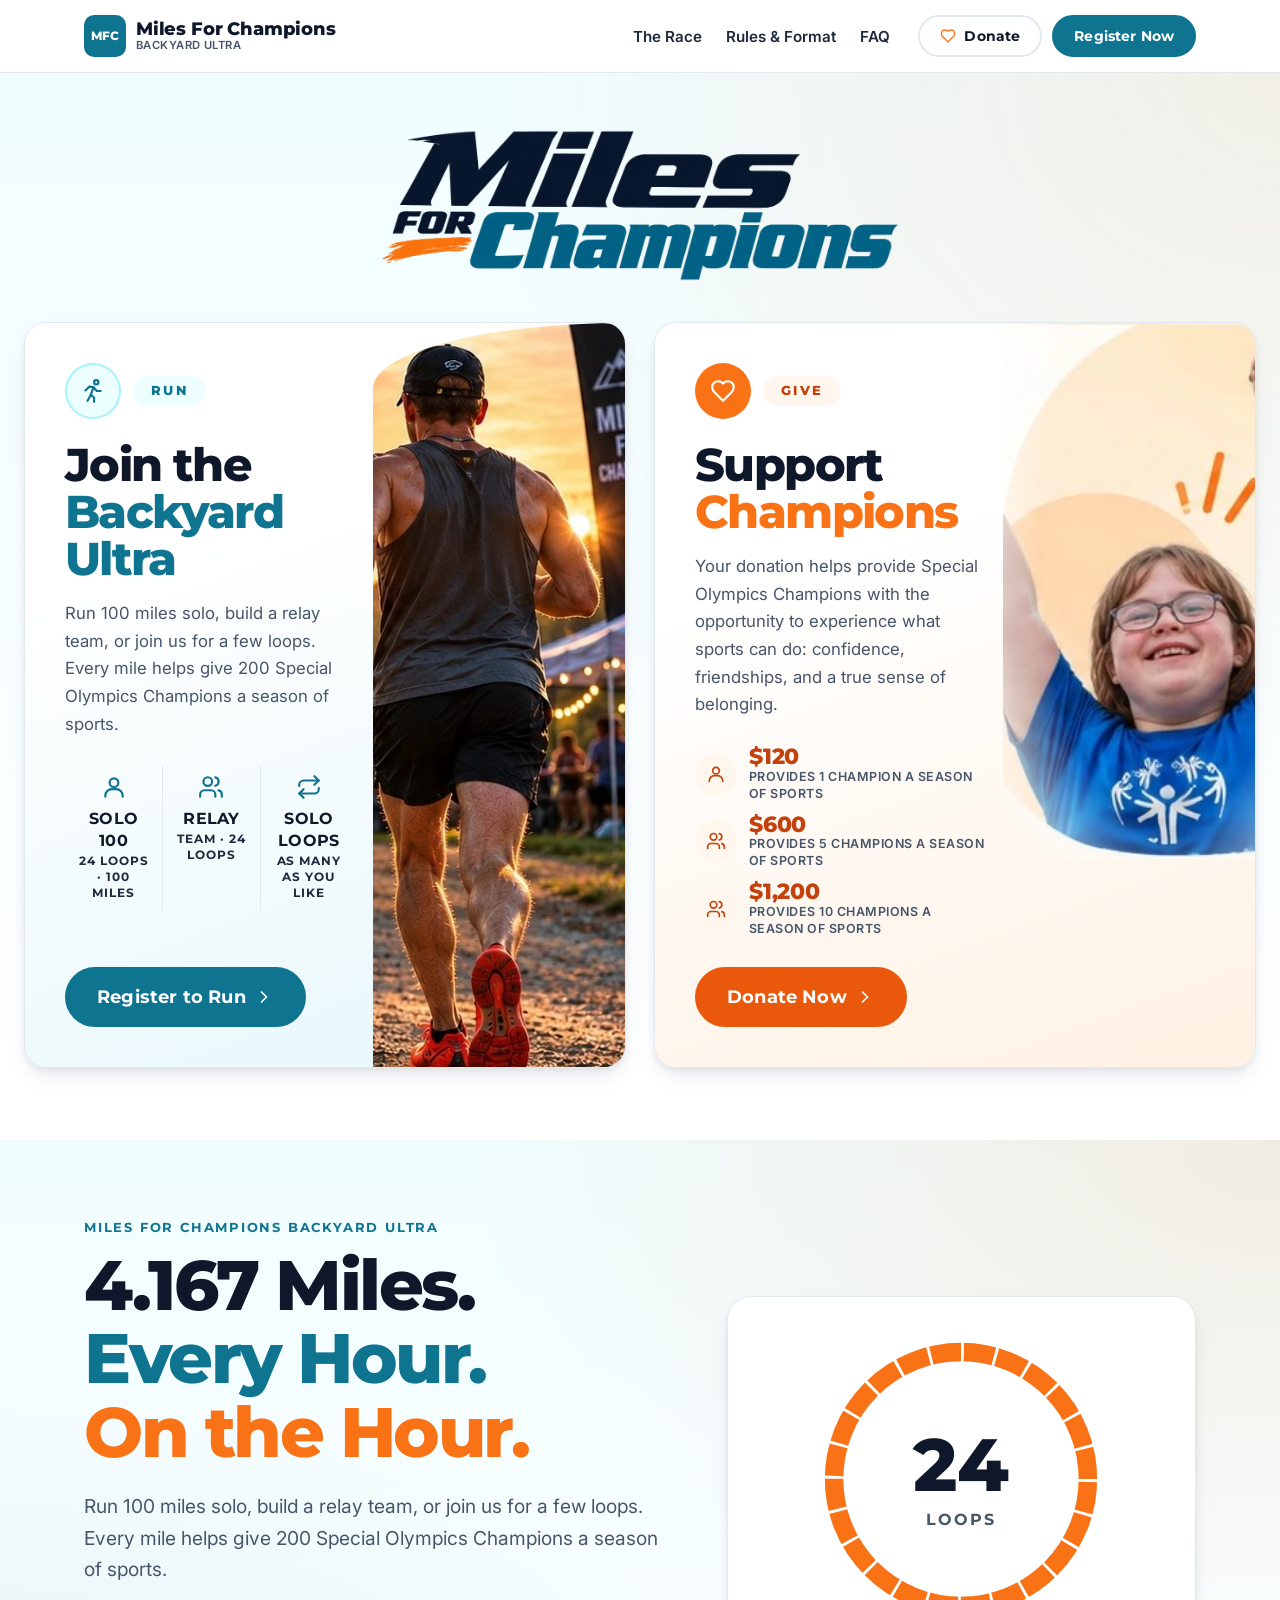
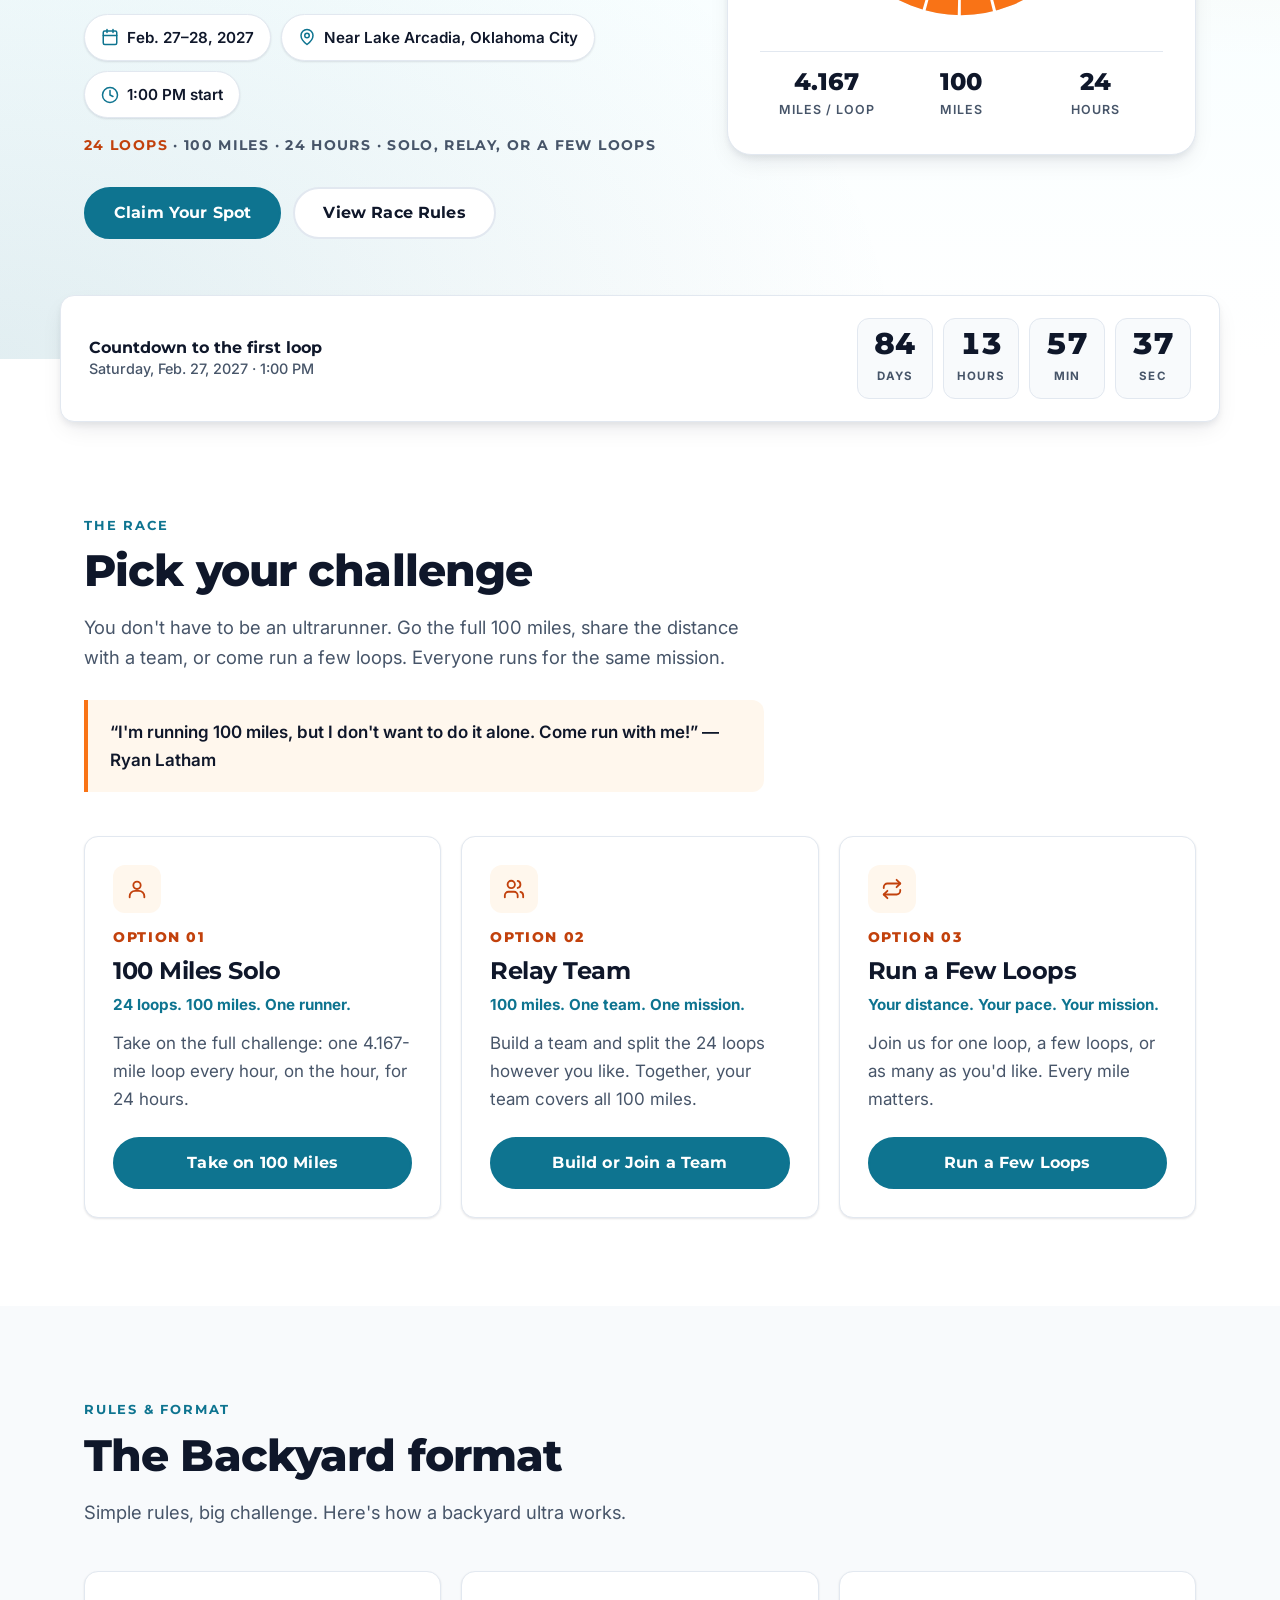
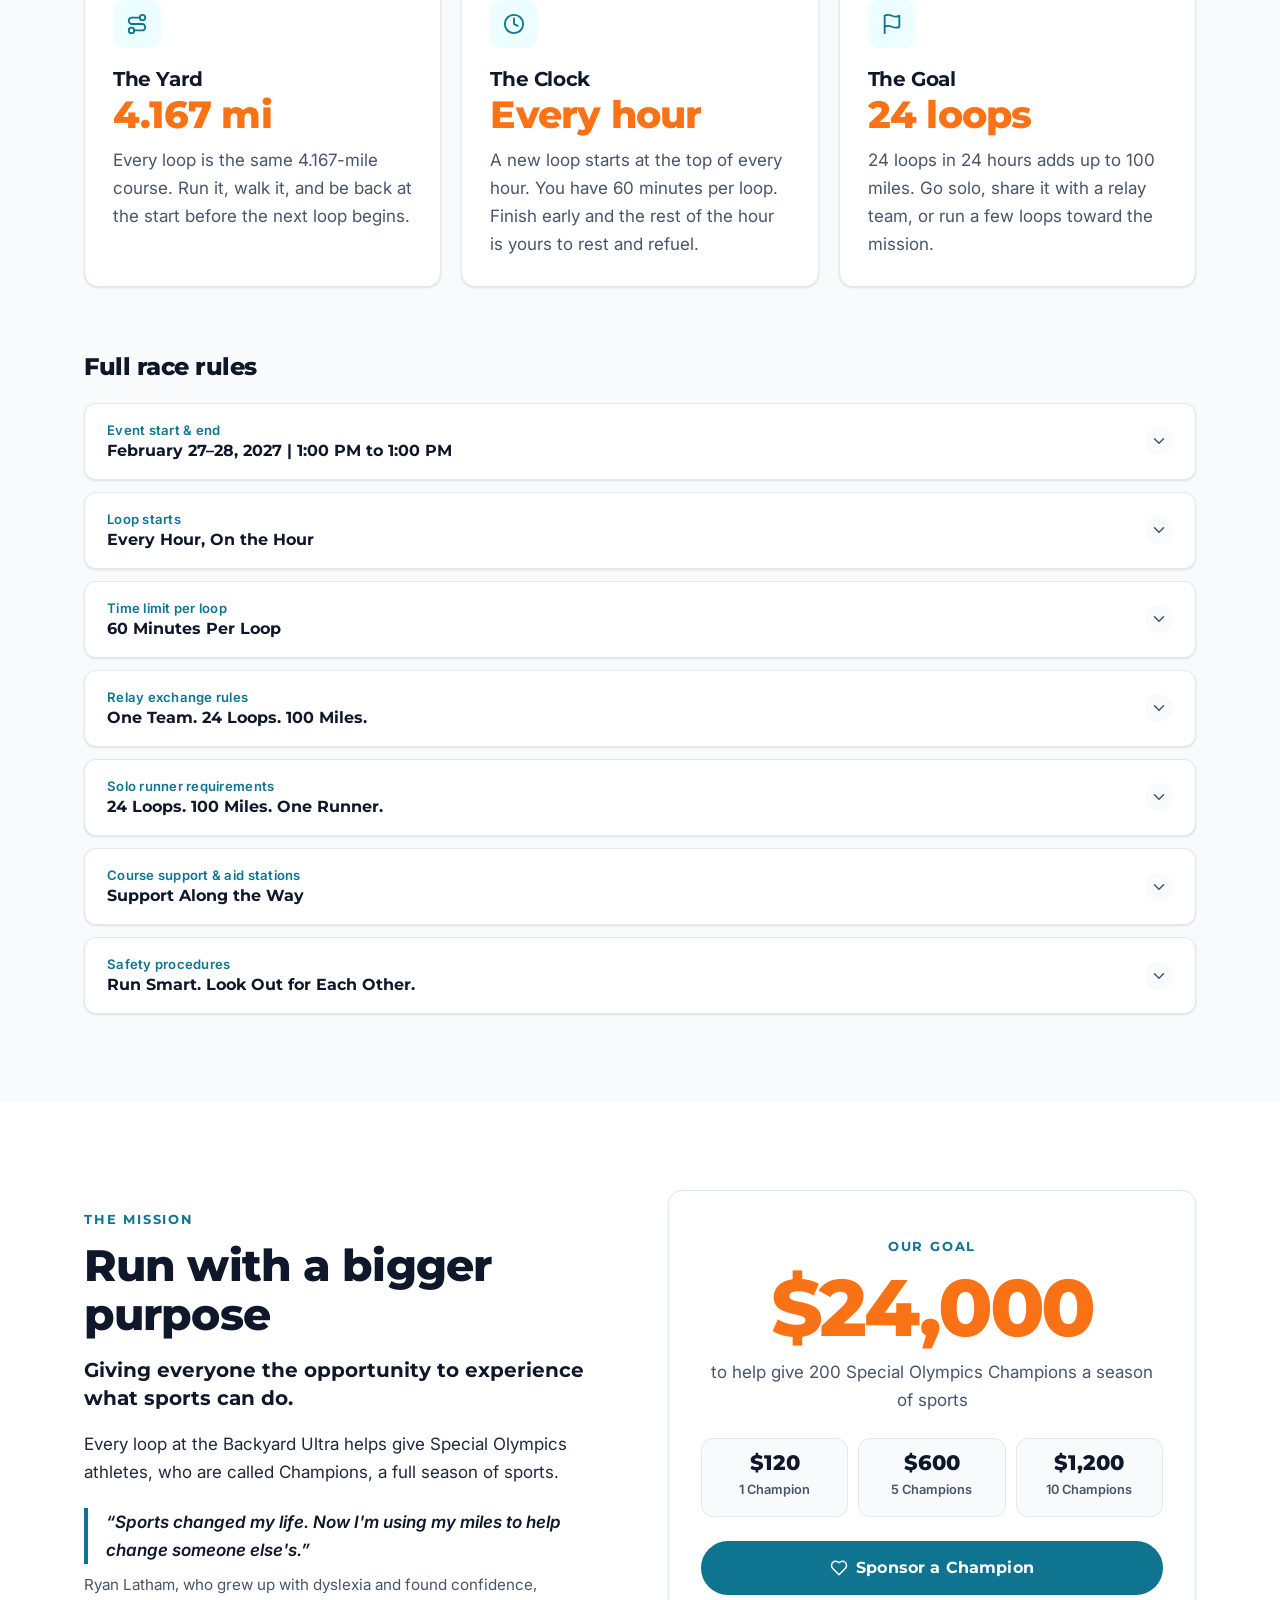
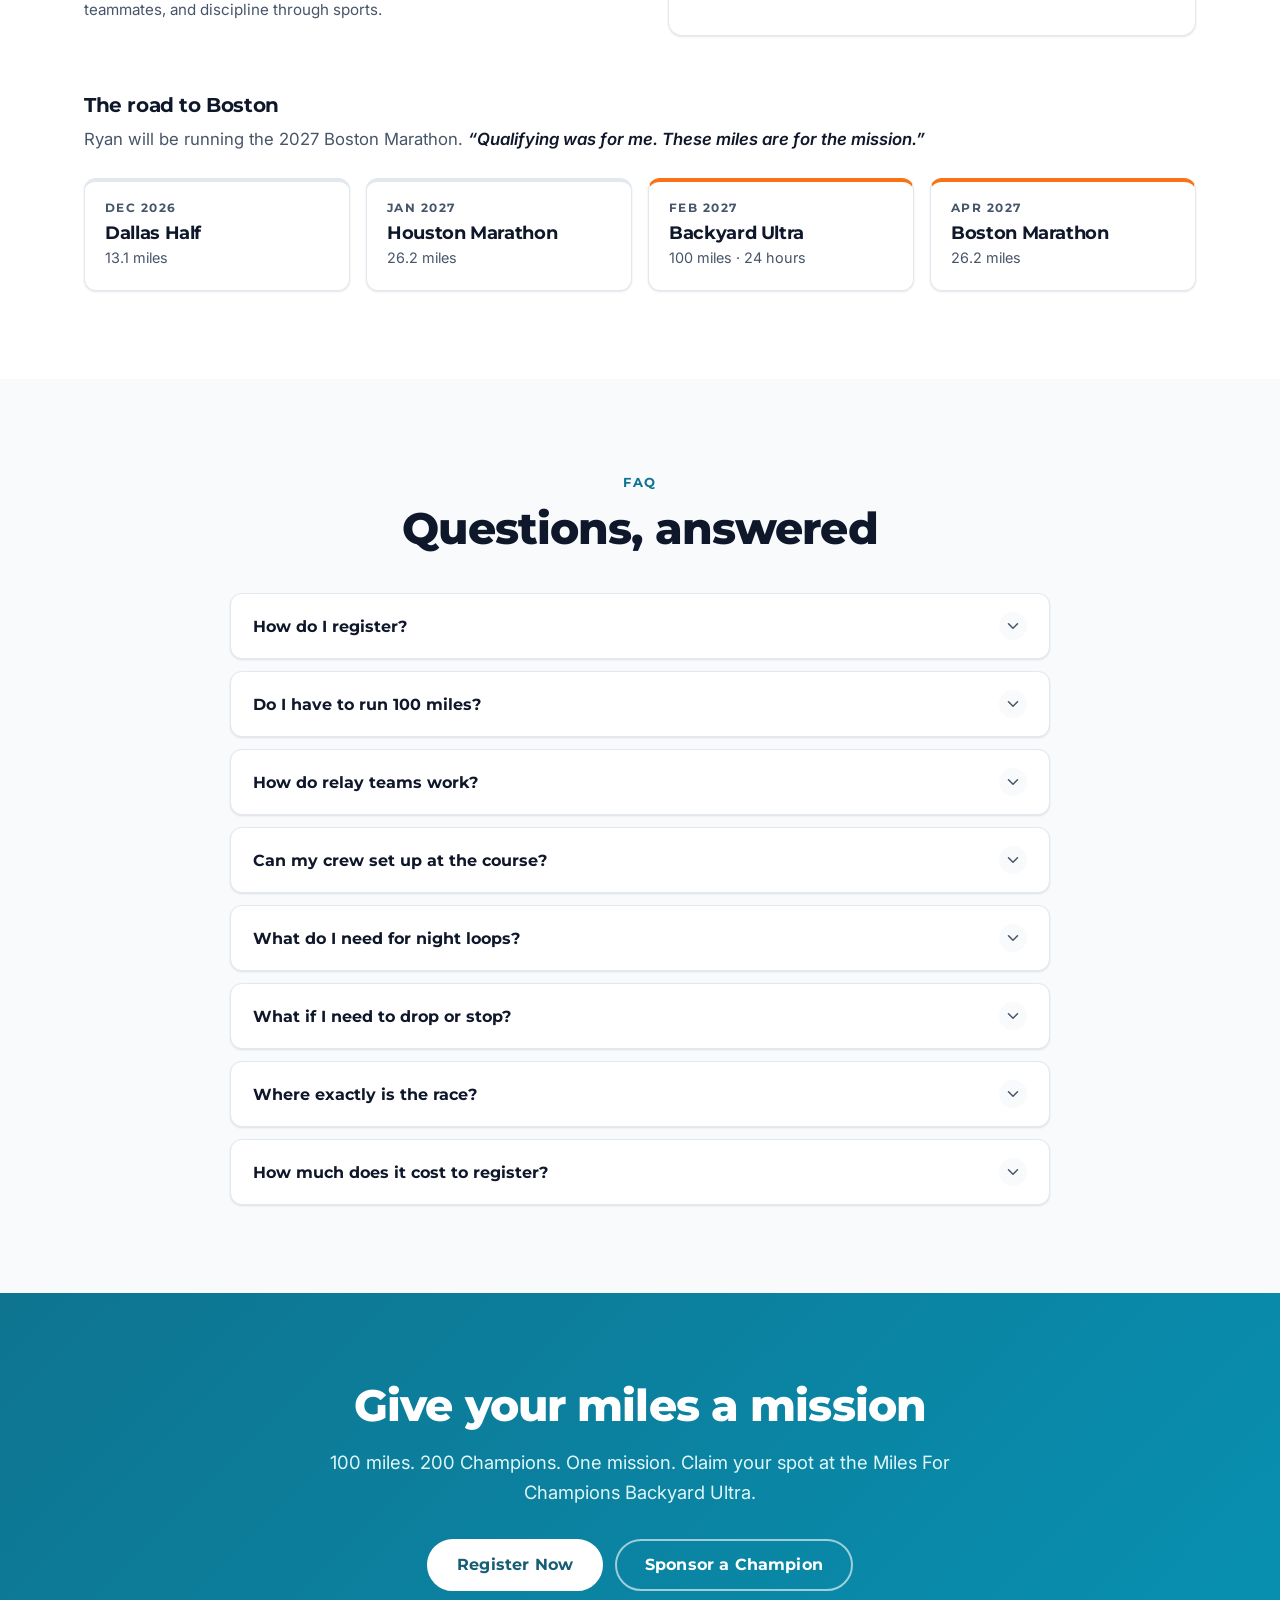
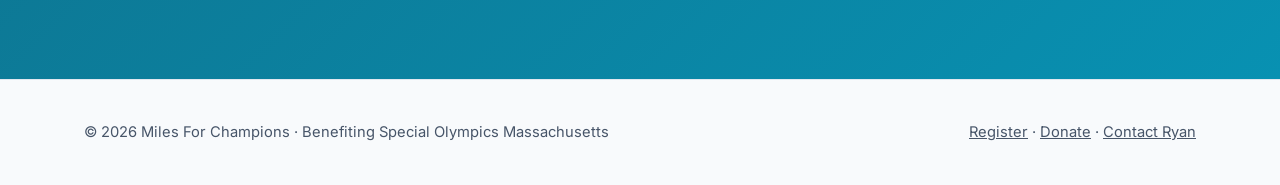
<file: index.html>
<!doctype html>
<html lang="en">
<head>
  <meta charset="utf-8">
  <meta name="viewport" content="width=device-width, initial-scale=1">
  <title>Miles For Champions Backyard Ultra · Feb 27–28, 2027</title>
  <meta name="description" content="4.167 miles. Every hour. On the hour. Run 100 miles solo, build a relay team, or run a few loops at the Miles For Champions Backyard Ultra near Lake Arcadia, Oklahoma City, and help give 200 Special Olympics Champions a season of sports.">
  <meta property="og:title" content="Miles For Champions Backyard Ultra">
  <meta property="og:description" content="Giving everyone the opportunity to experience what sports can do. Help give 200 Special Olympics Champions a season of sports.">
  <meta property="og:image" content="assets/flyer.jpg">
  <meta property="og:type" content="website">
  <meta name="twitter:card" content="summary_large_image">
  <meta name="theme-color" content="#ffffff">
  <link rel="preconnect" href="https://fonts.googleapis.com">
  <link rel="preconnect" href="https://fonts.gstatic.com" crossorigin>
  <link href="https://fonts.googleapis.com/css2?family=Inter:wght@400;500;600;700&family=Montserrat:wght@700;800&display=swap" rel="stylesheet">
  <link rel="stylesheet" href="assets/site.css?v=6">
  <link rel="stylesheet" href="assets/home.css?v=6">
</head>
<body>

  <header class="site-header">
    <div class="wrap">
      <a class="logo" aria-label="Miles For Champions home" href="#top"><span class="mark">MFC</span><span class="logo-name">Miles For Champions<small>Backyard Ultra</small></span></a>
      <nav aria-label="Main">
        <ul class="nav" id="nav">
          <li><a href="#race">The Race</a></li>
          <li><a href="#format">Rules &amp; Format</a></li>
          <li><a href="#faq">FAQ</a></li>
        </ul>
      </nav>
      <div class="header-ctas">
        <a class="btn small secondary donate" data-config-href="links.donate" href="https://www.givengain.com/project/ryan-raising-funds-for-special-olympics-massachusetts-128642" target="_blank" rel="noopener"><svg width="16" height="16" viewBox="0 0 24 24" fill="none" stroke="currentColor" stroke-width="2" stroke-linecap="round" stroke-linejoin="round" aria-hidden="true"><path d="M19 14c1.49-1.46 3-3.21 3-5.5A5.5 5.5 0 0 0 16.5 3c-1.76 0-3 .5-4.5 2-1.5-1.5-2.74-2-4.5-2A5.5 5.5 0 0 0 2 8.5c0 2.3 1.5 4.05 3 5.5l7 7Z"/></svg> Donate</a>
        <a class="btn small" href="register.html">Register Now</a>
      </div>
      <button class="menu-btn" type="button" aria-label="Open menu" aria-expanded="false" aria-controls="nav"><svg width="22" height="22" viewBox="0 0 24 24" fill="none" stroke="currentColor" stroke-width="2" stroke-linecap="round" stroke-linejoin="round" aria-hidden="true"><path d="M4 6h16M4 12h16M4 18h16"/></svg></button>
    </div>
  </header>

  <main id="top">
    <section class="impact-split" id="get-involved">
      <div class="wrap">
        <div class="center split-head">
          <img class="brand-logo" src="assets/logo.png" alt="Miles For Champions" width="1200" height="353">
        </div>
        <div class="split">
          <article class="split-card run">
            <div class="split-body">
              <div class="split-tag"><span class="split-icon"><svg width="26" height="26" viewBox="0 0 24 24" fill="none" stroke="currentColor" stroke-width="2" stroke-linecap="round" stroke-linejoin="round" aria-hidden="true"><circle cx="15" cy="4" r="2"/><path d="M7 21l3-5.5 3 2.5v4"/><path d="M5 11.5 8.5 8l4 .5 3 3.5h3.5"/><path d="m12.5 8.5-2.5 7"/></svg></span><span class="pill">Run</span></div>
              <h3>Join the <span>Backyard Ultra</span></h3>
              <p>Run 100 miles solo, build a relay team, or join us for a few loops. Every mile helps give 200 Special Olympics Champions a season of sports.</p>
              <ul class="split-stats">
                <li><a href="register.html?challenge=solo"><svg width="26" height="26" viewBox="0 0 24 24" fill="none" stroke="currentColor" stroke-width="2" stroke-linecap="round" stroke-linejoin="round" aria-hidden="true"><circle cx="12" cy="8" r="4"/><path d="M4 21v-1a6 6 0 0 1 6-6h4a6 6 0 0 1 6 6v1"/></svg><b>Solo 100</b>24 loops · 100 miles</a></li>
                <li><a href="register.html?challenge=relay"><svg width="26" height="26" viewBox="0 0 24 24" fill="none" stroke="currentColor" stroke-width="2" stroke-linecap="round" stroke-linejoin="round" aria-hidden="true"><path d="M16 21v-2a4 4 0 0 0-4-4H6a4 4 0 0 0-4 4v2"/><circle cx="9" cy="7" r="4"/><path d="M22 21v-2a4 4 0 0 0-3-3.87M16 3.13a4 4 0 0 1 0 7.75"/></svg><b>Relay</b>Team · 24 loops</a></li>
                <li><a href="register.html?challenge=loops"><svg width="26" height="26" viewBox="0 0 24 24" fill="none" stroke="currentColor" stroke-width="2" stroke-linecap="round" stroke-linejoin="round" aria-hidden="true"><path d="m17 2 4 4-4 4"/><path d="M3 11v-1a4 4 0 0 1 4-4h14"/><path d="m7 22-4-4 4-4"/><path d="M21 13v1a4 4 0 0 1-4 4H3"/></svg><b>Solo Loops</b>As many as you like</a></li>
              </ul>
              <a class="btn big" href="register.html">Register to Run <svg width="20" height="20" viewBox="0 0 24 24" fill="none" stroke="currentColor" stroke-width="2" stroke-linecap="round" stroke-linejoin="round" aria-hidden="true"><path d="m9 18 6-6-6-6"/></svg></a>
            </div>
            <img class="split-photo" src="assets/runner.jpg" alt="A runner in a cap and tank top running toward a Miles For Champions flag at sunset" width="369" height="785">
          </article>
          <article class="split-card give">
            <div class="split-body">
              <div class="split-tag"><span class="split-icon"><svg width="26" height="26" viewBox="0 0 24 24" fill="none" stroke="currentColor" stroke-width="2" stroke-linecap="round" stroke-linejoin="round" aria-hidden="true"><path d="M19 14c1.49-1.46 3-3.21 3-5.5A5.5 5.5 0 0 0 16.5 3c-1.76 0-3 .5-4.5 2-1.5-1.5-2.74-2-4.5-2A5.5 5.5 0 0 0 2 8.5c0 2.3 1.5 4.05 3 5.5l7 7Z"/></svg></span><span class="pill">Give</span></div>
              <h3>Support <span>Champions</span></h3>
              <p>Your donation helps provide Special Olympics Champions with the opportunity to experience what sports can do: confidence, friendships, and a true sense of belonging.</p>
              <ul class="split-impact">
                <li><span class="ic"><svg width="20" height="20" viewBox="0 0 24 24" fill="none" stroke="currentColor" stroke-width="2" stroke-linecap="round" stroke-linejoin="round" aria-hidden="true"><circle cx="12" cy="8" r="4"/><path d="M4 21v-1a6 6 0 0 1 6-6h4a6 6 0 0 1 6 6v1"/></svg></span><div><b>$120</b>Provides 1 Champion a season of sports</div></li>
                <li><span class="ic"><svg width="20" height="20" viewBox="0 0 24 24" fill="none" stroke="currentColor" stroke-width="2" stroke-linecap="round" stroke-linejoin="round" aria-hidden="true"><path d="M16 21v-2a4 4 0 0 0-4-4H6a4 4 0 0 0-4 4v2"/><circle cx="9" cy="7" r="4"/><path d="M22 21v-2a4 4 0 0 0-3-3.87M16 3.13a4 4 0 0 1 0 7.75"/></svg></span><div><b>$600</b>Provides 5 Champions a season of sports</div></li>
                <li><span class="ic"><svg width="20" height="20" viewBox="0 0 24 24" fill="none" stroke="currentColor" stroke-width="2" stroke-linecap="round" stroke-linejoin="round" aria-hidden="true"><path d="M16 21v-2a4 4 0 0 0-4-4H6a4 4 0 0 0-4 4v2"/><circle cx="9" cy="7" r="4"/><path d="M22 21v-2a4 4 0 0 0-3-3.87M16 3.13a4 4 0 0 1 0 7.75"/></svg></span><div><b>$1,200</b>Provides 10 Champions a season of sports</div></li>
              </ul>
              <a class="btn big orange" data-config-href="links.donate" href="https://www.givengain.com/project/ryan-raising-funds-for-special-olympics-massachusetts-128642" target="_blank" rel="noopener">Donate Now <svg width="20" height="20" viewBox="0 0 24 24" fill="none" stroke="currentColor" stroke-width="2" stroke-linecap="round" stroke-linejoin="round" aria-hidden="true"><path d="m9 18 6-6-6-6"/></svg></a>
            </div>
            <img class="split-photo" src="assets/champion.jpg" alt="A smiling Special Olympics athlete in a blue Special Olympics shirt with both fists raised in celebration" width="323" height="397">
          </article>
        </div>
      </div>
    </section>

    <section class="hero">
      <div class="wrap">
        <div>
          <span class="eyebrow">Miles For Champions Backyard Ultra</span>
          <h1>4.167 Miles. <span>Every Hour.</span> <span>On the Hour.</span></h1>
          <p class="sub">Run 100 miles solo, build a relay team, or join us for a few loops. Every mile helps give 200 Special Olympics Champions a season of sports.</p>
          <ul class="facts">
            <li><svg width="18" height="18" viewBox="0 0 24 24" fill="none" stroke="currentColor" stroke-width="2" stroke-linecap="round" stroke-linejoin="round" aria-hidden="true"><rect x="3" y="4" width="18" height="18" rx="2"/><path d="M16 2v4M8 2v4M3 10h18"/></svg> Feb. 27–28, 2027</li>
            <li><svg width="18" height="18" viewBox="0 0 24 24" fill="none" stroke="currentColor" stroke-width="2" stroke-linecap="round" stroke-linejoin="round" aria-hidden="true"><path d="M20 10c0 6-8 12-8 12s-8-6-8-12a8 8 0 0 1 16 0Z"/><circle cx="12" cy="10" r="3"/></svg> Near Lake Arcadia, Oklahoma City</li>
            <li><svg width="18" height="18" viewBox="0 0 24 24" fill="none" stroke="currentColor" stroke-width="2" stroke-linecap="round" stroke-linejoin="round" aria-hidden="true"><circle cx="12" cy="12" r="10"/><path d="M12 6v6l4 2"/></svg> 1:00 PM start</li>
          </ul>
          <p class="secondary-line"><b>24 loops</b> · 100 miles · 24 hours · Solo, relay, or a few loops</p>
          <div class="btns">
            <a class="btn" href="register.html">Claim Your Spot</a>
            <a class="btn secondary" href="#format">View Race Rules</a>
          </div>
        </div>
        <div class="dial" aria-hidden="true">
          <svg viewBox="0 0 260 260">
            <circle class="ring-bg" cx="130" cy="130" r="110" fill="none" stroke-width="16"/>
            <circle class="arc" cx="130" cy="130" r="110" fill="none" stroke-width="16" stroke-dasharray="691" stroke-dashoffset="0"/>
            <circle cx="130" cy="130" r="110" fill="none" stroke="#fff" stroke-width="18" stroke-dasharray="2.5 26.3" transform="rotate(-90 130 130)"/>
            <text class="big" x="130" y="140" text-anchor="middle">24</text>
            <text class="small" x="130" y="170" text-anchor="middle">LOOPS</text>
          </svg>
          <div class="dial-stats">
            <div><b>4.167</b><span>Miles / loop</span></div>
            <div><b>100</b><span>Miles</span></div>
            <div><b>24</b><span>Hours</span></div>
          </div>
        </div>
      </div>
    </section>

    <div class="wrap countdown-wrap">
      <div class="countdown" id="countdown">
        <div class="label" id="countdown-label">Countdown to the first loop<small>Saturday, Feb. 27, 2027 · 1:00 PM</small></div>
        <div class="units" role="timer" aria-live="off">
          <div class="unit"><b data-u="d">--</b><span>Days</span></div>
          <div class="unit"><b data-u="h">--</b><span>Hours</span></div>
          <div class="unit"><b data-u="m">--</b><span>Min</span></div>
          <div class="unit"><b data-u="s">--</b><span>Sec</span></div>
        </div>
      </div>
    </div>

    <section id="race">
      <div class="wrap">
        <span class="eyebrow">The Race</span>
        <h2>Pick your challenge</h2>
        <p class="lead">You don't have to be an ultrarunner. Go the full 100 miles, share the distance with a team, or come run a few loops. Everyone runs for the same mission.</p>
        <p class="intro-quote">“I'm running 100 miles, but I don't want to do it alone. Come run with me!” — Ryan Latham</p>
        <div class="grid-3 ways">
          <article class="card way">
            <div class="icon orange"><svg width="22" height="22" viewBox="0 0 24 24" fill="none" stroke="currentColor" stroke-width="2" stroke-linecap="round" stroke-linejoin="round" aria-hidden="true"><circle cx="12" cy="8" r="4"/><path d="M4 21v-1a6 6 0 0 1 6-6h4a6 6 0 0 1 6 6v1"/></svg></div>
            <div class="num">Option 01</div>
            <h3>100 Miles Solo</h3>
            <p class="tag">24 loops. 100 miles. One runner.</p>
            <p>Take on the full challenge: one 4.167-mile loop every hour, on the hour, for 24 hours.</p>
            <a class="btn" href="register.html?challenge=solo">Take on 100 Miles</a>
          </article>
          <article class="card way">
            <div class="icon orange"><svg width="22" height="22" viewBox="0 0 24 24" fill="none" stroke="currentColor" stroke-width="2" stroke-linecap="round" stroke-linejoin="round" aria-hidden="true"><path d="M16 21v-2a4 4 0 0 0-4-4H6a4 4 0 0 0-4 4v2"/><circle cx="9" cy="7" r="4"/><path d="M22 21v-2a4 4 0 0 0-3-3.87M16 3.13a4 4 0 0 1 0 7.75"/></svg></div>
            <div class="num">Option 02</div>
            <h3>Relay Team</h3>
            <p class="tag">100 miles. One team. One mission.</p>
            <p>Build a team and split the 24 loops however you like. Together, your team covers all 100 miles.</p>
            <a class="btn" href="register.html?challenge=relay">Build or Join a Team</a>
          </article>
          <article class="card way">
            <div class="icon orange"><svg width="22" height="22" viewBox="0 0 24 24" fill="none" stroke="currentColor" stroke-width="2" stroke-linecap="round" stroke-linejoin="round" aria-hidden="true"><path d="m17 2 4 4-4 4"/><path d="M3 11v-1a4 4 0 0 1 4-4h14"/><path d="m7 22-4-4 4-4"/><path d="M21 13v1a4 4 0 0 1-4 4H3"/></svg></div>
            <div class="num">Option 03</div>
            <h3>Run a Few Loops</h3>
            <p class="tag">Your distance. Your pace. Your mission.</p>
            <p>Join us for one loop, a few loops, or as many as you'd like. Every mile matters.</p>
            <a class="btn" href="register.html?challenge=loops">Run a Few Loops</a>
          </article>
        </div>
      </div>
    </section>

    <section id="format" class="alt">
      <div class="wrap">
        <span class="eyebrow">Rules &amp; Format</span>
        <h2>The Backyard format</h2>
        <p class="lead">Simple rules, big challenge. Here's how a backyard ultra works.</p>
        <div class="grid-3 format">
          <div class="card">
            <div class="icon"><svg width="22" height="22" viewBox="0 0 24 24" fill="none" stroke="currentColor" stroke-width="2" stroke-linecap="round" stroke-linejoin="round" aria-hidden="true"><circle cx="6" cy="19" r="3"/><path d="M9 19h8.5a3.5 3.5 0 0 0 0-7h-11a3.5 3.5 0 0 1 0-7H15"/><circle cx="18" cy="5" r="3"/></svg></div>
            <h3>The Yard</h3>
            <div class="stat">4.167 mi</div>
            <p>Every loop is the same 4.167-mile course. Run it, walk it, and be back at the start before the next loop begins.</p>
          </div>
          <div class="card">
            <div class="icon"><svg width="22" height="22" viewBox="0 0 24 24" fill="none" stroke="currentColor" stroke-width="2" stroke-linecap="round" stroke-linejoin="round" aria-hidden="true"><circle cx="12" cy="12" r="10"/><path d="M12 6v6l4 2"/></svg></div>
            <h3>The Clock</h3>
            <div class="stat">Every hour</div>
            <p>A new loop starts at the top of every hour. You have 60 minutes per loop. Finish early and the rest of the hour is yours to rest and refuel.</p>
          </div>
          <div class="card">
            <div class="icon"><svg width="22" height="22" viewBox="0 0 24 24" fill="none" stroke="currentColor" stroke-width="2" stroke-linecap="round" stroke-linejoin="round" aria-hidden="true"><path d="M4 15s1-1 4-1 5 2 8 2 4-1 4-1V3s-1 1-4 1-5-2-8-2-4 1-4 1z"/><path d="M4 22v-7"/></svg></div>
            <h3>The Goal</h3>
            <div class="stat">24 loops</div>
            <p>24 loops in 24 hours adds up to 100 miles. Go solo, share it with a relay team, or run a few loops toward the mission.</p>
          </div>
        </div>

        <h3 class="rules-head" id="rules">Full race rules</h3>
        <div class="rules" id="rules-list"></div>
      </div>
    </section>

    <section id="mission" class="mission">
      <div class="wrap">
        <div>
          <span class="eyebrow">The Mission</span>
          <h2>Run with a bigger purpose</h2>
          <p class="tagline">Giving everyone the opportunity to experience what sports can do.</p>
          <p>Every loop at the Backyard Ultra helps give Special Olympics athletes, who are called Champions, a full season of sports.</p>
          <p class="quote">“Sports changed my life. Now I'm using my miles to help change someone else's.”</p>
          <p class="sign">Ryan Latham, who grew up with dyslexia and found confidence, teammates, and discipline through sports.</p>
        </div>
        <div class="card goal-card">
          <span class="eyebrow">Our goal</span>
          <div class="amount">$24,000</div>
          <p class="amount-sub">to help give 200 Special Olympics Champions a season of sports</p>
          <div class="impact">
            <div><b>$120</b><span>1 Champion</span></div>
            <div><b>$600</b><span>5 Champions</span></div>
            <div><b>$1,200</b><span>10 Champions</span></div>
          </div>
          <a class="btn" data-config-href="links.donate" href="https://www.givengain.com/project/ryan-raising-funds-for-special-olympics-massachusetts-128642" target="_blank" rel="noopener"><svg width="18" height="18" viewBox="0 0 24 24" fill="none" stroke="currentColor" stroke-width="2" stroke-linecap="round" stroke-linejoin="round" aria-hidden="true"><path d="M19 14c1.49-1.46 3-3.21 3-5.5A5.5 5.5 0 0 0 16.5 3c-1.76 0-3 .5-4.5 2-1.5-1.5-2.74-2-4.5-2A5.5 5.5 0 0 0 2 8.5c0 2.3 1.5 4.05 3 5.5l7 7Z"/></svg> Sponsor a Champion</a>
        </div>
      </div>
      <div class="wrap journey">
        <h3>The road to Boston</h3>
        <p class="road-sub">Ryan will be running the 2027 Boston Marathon. <span>“Qualifying was for me. These miles are for the mission.”</span></p>
        <ol class="road">
          <li><div class="when">Dec 2026</div><h3>Dallas Half</h3><div class="dist">13.1 miles</div></li>
          <li><div class="when">Jan 2027</div><h3>Houston Marathon</h3><div class="dist">26.2 miles</div></li>
          <li class="feature"><div class="when">Feb 2027</div><h3>Backyard Ultra</h3><div class="dist">100 miles · 24 hours</div></li>
          <li class="feature"><div class="when">Apr 2027</div><h3>Boston Marathon</h3><div class="dist">26.2 miles</div></li>
        </ol>
      </div>
    </section>

    <section id="faq" class="alt">
      <div class="wrap">
        <div class="center">
          <span class="eyebrow">FAQ</span>
          <h2>Questions, answered</h2>
        </div>
        <div class="faq">
          <details><summary><span class="t">How do I register?</span><span class="chev"><svg width="18" height="18" viewBox="0 0 24 24" fill="none" stroke="currentColor" stroke-width="2" stroke-linecap="round" stroke-linejoin="round" aria-hidden="true"><path d="m6 9 6 6 6-6"/></svg></span></summary>
            <p>Click Register Now, pick your challenge (100 Miles Solo, Relay Team, or Run a Few Loops) and complete the form. Your registration is official once you make a $50 donation through our fundraising page. Relay captains register first and create the team; teammates then register on their own and pick that team.</p></details>
          <details><summary><span class="t">Do I have to run 100 miles?</span><span class="chev"><svg width="18" height="18" viewBox="0 0 24 24" fill="none" stroke="currentColor" stroke-width="2" stroke-linecap="round" stroke-linejoin="round" aria-hidden="true"><path d="m6 9 6 6 6-6"/></svg></span></summary>
            <p>Not at all. You can go the full 100 miles solo, split the 24 loops with a relay team, or run one loop, a few loops, or as many as you'd like.</p></details>
          <details><summary><span class="t">How do relay teams work?</span><span class="chev"><svg width="18" height="18" viewBox="0 0 24 24" fill="none" stroke="currentColor" stroke-width="2" stroke-linecap="round" stroke-linejoin="round" aria-hidden="true"><path d="m6 9 6 6 6-6"/></svg></span></summary>
            <p>Your team works together to complete 24 loops. One designated runner represents the team on each hourly loop, and exchanges happen at the start/finish area between loops. Rotate runners however you like, as long as each loop is finished within 60 minutes.</p></details>
          <details><summary><span class="t">Can my crew set up at the course?</span><span class="chev"><svg width="18" height="18" viewBox="0 0 24 24" fill="none" stroke="currentColor" stroke-width="2" stroke-linecap="round" stroke-linejoin="round" aria-hidden="true"><path d="m6 9 6 6 6-6"/></svg></span></summary>
            <p>The start/finish area is the central gathering point for runners, relay teams, crews, and supporters. Details about crew setup, aid, water, and restrooms will be shared with registered participants before race day.</p></details>
          <details><summary><span class="t">What do I need for night loops?</span><span class="chev"><svg width="18" height="18" viewBox="0 0 24 24" fill="none" stroke="currentColor" stroke-width="2" stroke-linecap="round" stroke-linejoin="round" aria-hidden="true"><path d="m6 9 6 6 6-6"/></svg></span></summary>
            <p>The event runs overnight. If you're running after dark, you must carry a headlamp or other appropriate lighting and wear reflective or high-visibility gear.</p></details>
          <details><summary><span class="t">What if I need to drop or stop?</span><span class="chev"><svg width="18" height="18" viewBox="0 0 24 24" fill="none" stroke="currentColor" stroke-width="2" stroke-linecap="round" stroke-linejoin="round" aria-hidden="true"><path d="m6 9 6 6 6-6"/></svg></span></summary>
            <p>Let event staff know if you withdraw or run into an issue on the course. Runner safety comes first, and event organizers may stop a runner's participation when it's necessary for safety.</p></details>
          <details><summary><span class="t">Where exactly is the race?</span><span class="chev"><svg width="18" height="18" viewBox="0 0 24 24" fill="none" stroke="currentColor" stroke-width="2" stroke-linecap="round" stroke-linejoin="round" aria-hidden="true"><path d="m6 9 6 6 6-6"/></svg></span></summary>
            <p>On private property approximately 3 miles from Lake Arcadia in Oklahoma City. The exact address and arrival instructions go out to registered participants before race day.</p></details>
          <details><summary><span class="t">How much does it cost to register?</span><span class="chev"><svg width="18" height="18" viewBox="0 0 24 24" fill="none" stroke="currentColor" stroke-width="2" stroke-linecap="round" stroke-linejoin="round" aria-hidden="true"><path d="m6 9 6 6 6-6"/></svg></span></summary>
            <p>Registration is a $50 donation to Special Olympics Massachusetts through our Miles for Champions fundraising page, and every runner makes their own. Want to go further? $120 gives one Champion a full season of sports, and every dollar counts toward our $24,000 goal.</p></details>
        </div>
      </div>
    </section>

    <section class="cta-band">
      <div class="wrap">
        <h2>Give your miles a mission</h2>
        <p>100 miles. 200 Champions. One mission. Claim your spot at the Miles For Champions Backyard Ultra.</p>
        <div class="btns">
          <a class="btn" href="register.html">Register Now</a>
          <a class="btn secondary" data-config-href="links.donate" href="https://www.givengain.com/project/ryan-raising-funds-for-special-olympics-massachusetts-128642" target="_blank" rel="noopener">Sponsor a Champion</a>
        </div>
      </div>
    </section>
  </main>

  <footer>
    <div class="wrap">
      <span>© 2026 Miles For Champions · Benefiting Special Olympics Massachusetts</span>
      <span><a href="register.html">Register</a> · <a data-config-href="links.donate" href="https://www.givengain.com/project/ryan-raising-funds-for-special-olympics-massachusetts-128642" target="_blank" rel="noopener">Donate</a> · <a href="mailto:CONTACT_EMAIL">Contact Ryan</a></span>
    </div>
  </footer>

  <script src="assets/config.js?v=6"></script>
  <script src="assets/site.js?v=6"></script>
</body>
</html>
</file>
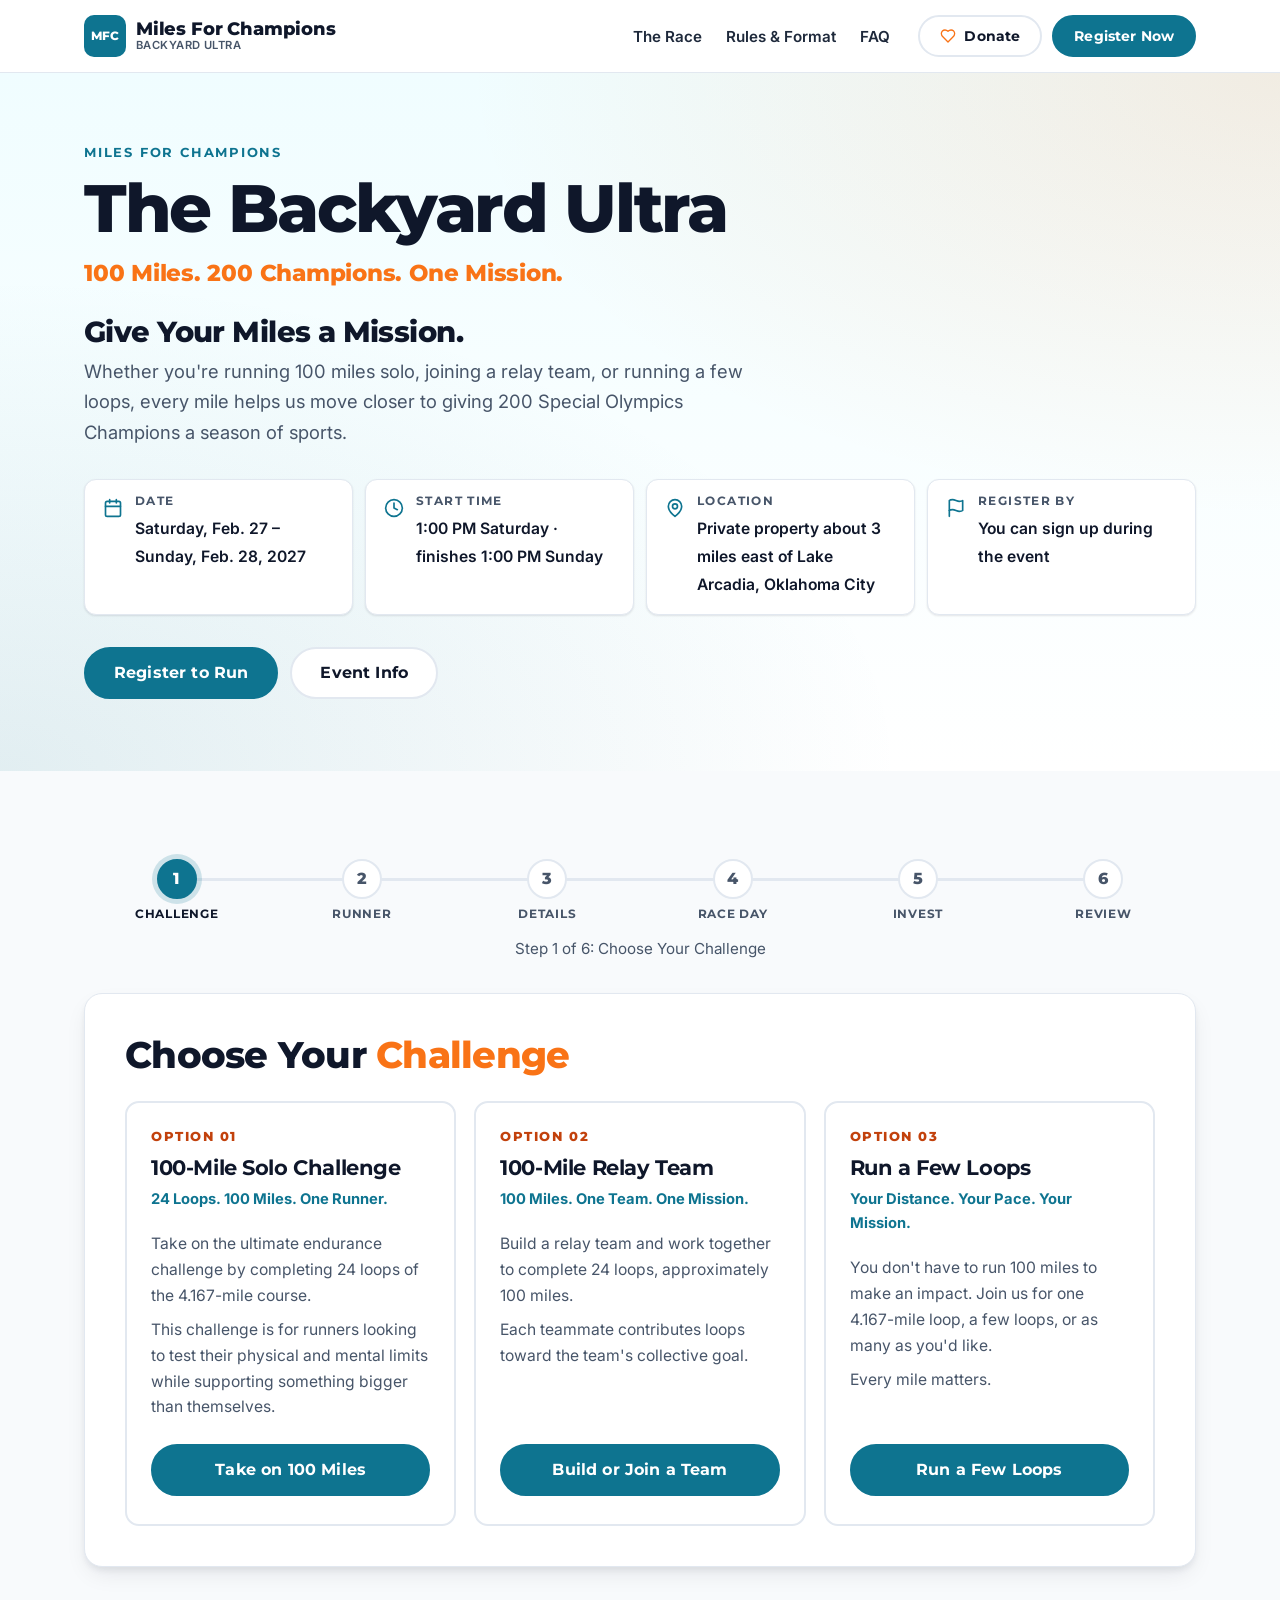
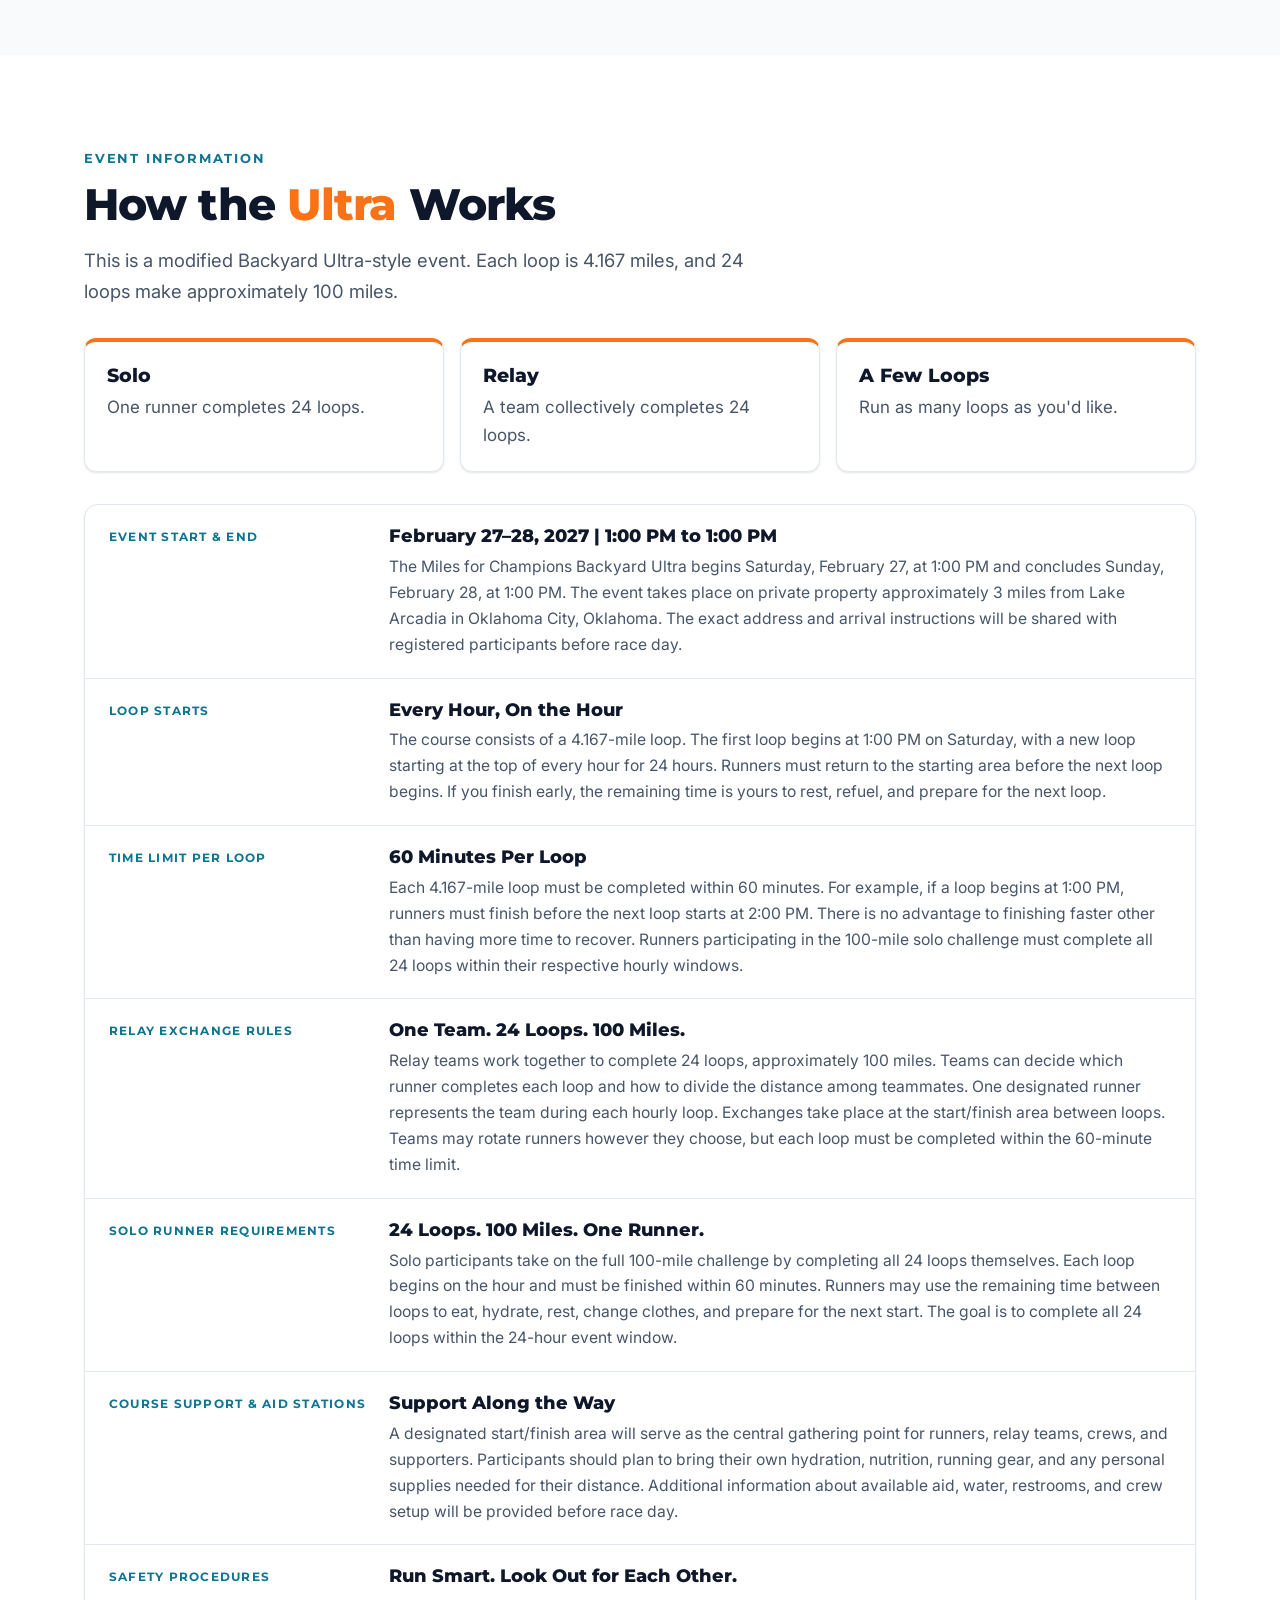
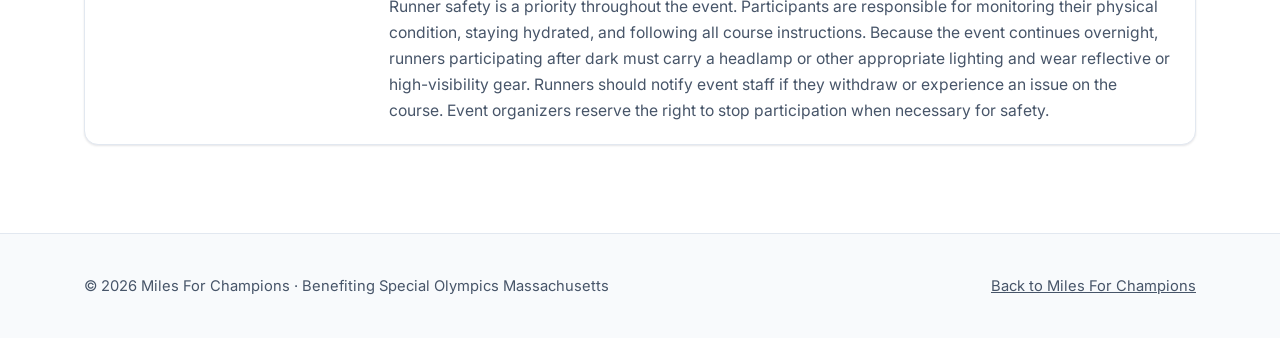
<file: register.html>
<!doctype html>
<html lang="en">
<head>
  <meta charset="utf-8">
  <meta name="viewport" content="width=device-width, initial-scale=1">
  <title>Register · Miles For Champions Backyard Ultra</title>
  <meta name="description" content="Register for the Miles For Champions Backyard Ultra: run 100 miles solo, build a relay team, or run a few loops. 100 Miles. 200 Champions. One Mission.">
  <meta property="og:title" content="Miles For Champions Backyard Ultra: Register to Run">
  <meta property="og:description" content="100 Miles. 200 Champions. One Mission. Give your miles a mission.">
  <meta property="og:image" content="assets/flyer.jpg">
  <meta name="theme-color" content="#ffffff">
  <link rel="preconnect" href="https://fonts.googleapis.com">
  <link rel="preconnect" href="https://fonts.gstatic.com" crossorigin>
  <link href="https://fonts.googleapis.com/css2?family=Inter:wght@400;500;600;700&family=Montserrat:wght@700;800&display=swap" rel="stylesheet">
  <link rel="stylesheet" href="assets/site.css?v=6">
  <link rel="stylesheet" href="assets/register.css?v=6">
</head>
<body>

  <header class="site-header">
    <div class="wrap">
      <a class="logo" aria-label="Miles For Champions home" href="index.html"><span class="mark">MFC</span><span class="logo-name">Miles For Champions<small>Backyard Ultra</small></span></a>
      <nav aria-label="Main">
        <ul class="nav" id="nav">
          <li><a href="index.html#race">The Race</a></li>
          <li><a href="index.html#format">Rules &amp; Format</a></li>
          <li><a href="index.html#faq">FAQ</a></li>
        </ul>
      </nav>
      <div class="header-ctas">
        <a class="btn small secondary donate" data-config-href="links.donate" href="https://www.givengain.com/project/ryan-raising-funds-for-special-olympics-massachusetts-128642" target="_blank" rel="noopener"><svg width="16" height="16" viewBox="0 0 24 24" fill="none" stroke="currentColor" stroke-width="2" stroke-linecap="round" stroke-linejoin="round" aria-hidden="true"><path d="M19 14c1.49-1.46 3-3.21 3-5.5A5.5 5.5 0 0 0 16.5 3c-1.76 0-3 .5-4.5 2-1.5-1.5-2.74-2-4.5-2A5.5 5.5 0 0 0 2 8.5c0 2.3 1.5 4.05 3 5.5l7 7Z"/></svg> Donate</a>
        <a class="btn small" href="#register">Register Now</a>
      </div>
      <button class="menu-btn" type="button" aria-label="Open menu" aria-expanded="false" aria-controls="nav"><svg width="22" height="22" viewBox="0 0 24 24" fill="none" stroke="currentColor" stroke-width="2" stroke-linecap="round" stroke-linejoin="round" aria-hidden="true"><path d="M4 6h16M4 12h16M4 18h16"/></svg></button>
    </div>
  </header>

  <section class="reg-hero">
    <div class="wrap">
      <span class="eyebrow">Miles for Champions</span>
      <h1>The Backyard Ultra</h1>
      <p class="slogan">100 Miles. 200 Champions. One Mission.</p>
      <h2 class="mission">Give Your Miles a Mission.</h2>
      <p class="sub">Whether you're running 100 miles solo, joining a relay team, or running a few loops, every mile helps us move closer to giving 200 Special Olympics Champions a season of sports.</p>
      <ul class="facts">
        <li><svg width="20" height="20" viewBox="0 0 24 24" fill="none" stroke="currentColor" stroke-width="2" stroke-linecap="round" stroke-linejoin="round" aria-hidden="true"><rect x="3" y="4" width="18" height="18" rx="2"/><path d="M16 2v4M8 2v4M3 10h18"/></svg><div><span>Date</span><b data-config="event.date"></b></div></li>
        <li><svg width="20" height="20" viewBox="0 0 24 24" fill="none" stroke="currentColor" stroke-width="2" stroke-linecap="round" stroke-linejoin="round" aria-hidden="true"><circle cx="12" cy="12" r="10"/><path d="M12 6v6l4 2"/></svg><div><span>Start time</span><b data-config="event.startTime"></b></div></li>
        <li><svg width="20" height="20" viewBox="0 0 24 24" fill="none" stroke="currentColor" stroke-width="2" stroke-linecap="round" stroke-linejoin="round" aria-hidden="true"><path d="M20 10c0 6-8 12-8 12s-8-6-8-12a8 8 0 0 1 16 0Z"/><circle cx="12" cy="10" r="3"/></svg><div><span>Location</span><b data-config="event.location"></b></div></li>
        <li><svg width="20" height="20" viewBox="0 0 24 24" fill="none" stroke="currentColor" stroke-width="2" stroke-linecap="round" stroke-linejoin="round" aria-hidden="true"><path d="M4 15s1-1 4-1 5 2 8 2 4-1 4-1V3s-1 1-4 1-5-2-8-2-4 1-4 1z"/><path d="M4 22v-7"/></svg><div><span>Register by</span><b data-config="event.registrationDeadline"></b></div></li>
      </ul>
      <div class="btns">
        <a class="btn" href="#register">Register to Run</a>
        <a class="btn secondary" href="#event-info">Event Info</a>
      </div>
    </div>
  </section>

  <section class="register" id="register">
    <div class="wrap">

      <ol class="progress" aria-label="Registration progress">
        <li><b>1</b><span>Challenge</span></li>
        <li><b>2</b><span>Runner</span></li>
        <li><b>3</b><span>Details</span></li>
        <li><b>4</b><span>Race Day</span></li>
        <li><b>5</b><span>Invest</span></li>
        <li><b>6</b><span>Review</span></li>
      </ol>
      <p class="step-count" id="step-count" aria-live="polite"></p>

      <form id="reg" novalidate>
        <input type="hidden" name="challenge" value="">
        <div class="hp" aria-hidden="true">
          <label>Leave this empty <input type="text" name="website" tabindex="-1" autocomplete="off"></label>
        </div>

        <!-- Step 1 -->
        <div class="step" data-step="0">
          <h2 class="step-title" tabindex="-1">Choose Your <span class="accent">Challenge</span></h2>
          <div class="choices">
            <article class="choice" data-choice="solo">
              <div class="num">01</div>
              <h3>100-Mile Solo Challenge</h3>
              <p class="tag">24 Loops. 100 Miles. One Runner.</p>
              <p>Take on the ultimate endurance challenge by completing 24 loops of the 4.167-mile course.</p>
              <p>This challenge is for runners looking to test their physical and mental limits while supporting something bigger than themselves.</p>
              <button type="button" class="btn" data-choose="solo">Take on 100 Miles</button>
            </article>
            <article class="choice" data-choice="relay">
              <div class="num">02</div>
              <h3>100-Mile Relay Team</h3>
              <p class="tag">100 Miles. One Team. One Mission.</p>
              <p>Build a relay team and work together to complete 24 loops, approximately 100 miles.</p>
              <p>Each teammate contributes loops toward the team's collective goal.</p>
              <button type="button" class="btn" data-choose="relay">Build or Join a Team</button>
            </article>
            <article class="choice" data-choice="loops">
              <div class="num">03</div>
              <h3>Run a Few Loops</h3>
              <p class="tag">Your Distance. Your Pace. Your Mission.</p>
              <p>You don't have to run 100 miles to make an impact. Join us for one 4.167-mile loop, a few loops, or as many as you'd like.</p>
              <p>Every mile matters.</p>
              <button type="button" class="btn" data-choose="loops">Run a Few Loops</button>
            </article>
          </div>
        </div>

        <!-- Step 2 -->
        <div class="step" data-step="1" hidden>
          <p class="chosen">Your challenge: <b data-chosen></b> <button type="button" class="link" data-goto="0">Change</button></p>
          <h2 class="step-title" tabindex="-1">Runner <span class="accent">Information</span></h2>
          <div class="grid">
            <div class="field"><label for="firstName">First name <i>*</i></label><input id="firstName" name="firstName" autocomplete="given-name" required></div>
            <div class="field"><label for="lastName">Last name <i>*</i></label><input id="lastName" name="lastName" autocomplete="family-name" required></div>
            <div class="field"><label for="email">Email address <i>*</i></label><input id="email" name="email" type="email" autocomplete="email" inputmode="email" required></div>
            <div class="field"><label for="phone">Phone number <i>*</i></label><input id="phone" name="phone" type="tel" autocomplete="tel" placeholder="(405) 555-0123" required></div>
            <div class="field full"><label for="street">Street address <i>*</i></label><input id="street" name="street" autocomplete="street-address" placeholder="123 Main St, Apt 4" required></div>
            <div class="field"><label for="city">City <i>*</i></label><input id="city" name="city" autocomplete="address-level2" required></div>
            <div class="field"><label for="state">State <i>*</i></label><select id="state" name="state" autocomplete="address-level1" required><option value="">Select a state</option></select></div>
            <div class="field"><label for="zip">ZIP code <i>*</i></label><input id="zip" name="zip" autocomplete="postal-code" inputmode="numeric" maxlength="10" placeholder="73034" required></div>
            <div class="field"><label for="dob">Date of birth <i>*</i></label><input id="dob" name="dob" type="date" autocomplete="bday" min="1900-01-01" required></div>
            <div class="field"><label for="gender">Gender <em>optional</em></label>
              <select id="gender" name="gender"><option value="">Select</option><option>Female</option><option>Male</option><option>Non-binary</option><option>Prefer not to say</option></select></div>
            <div class="field"><label for="club">Running club or group <em>optional</em></label><input id="club" name="club"></div>
            <div class="field"><label for="shirt">T-shirt size <em>optional</em></label>
              <select id="shirt" name="shirt"><option value="">Select</option><option>XS</option><option>S</option><option>M</option><option>L</option><option>XL</option><option>2XL</option><option>3XL</option></select></div>
          </div>
          <div class="step-nav"><button type="button" class="btn secondary" data-back>Back</button><button type="button" class="btn" data-next>Next</button></div>
        </div>

        <!-- Step 3 -->
        <div class="step" data-step="2" hidden>
          <p class="chosen">Your challenge: <b data-chosen></b> <button type="button" class="link" data-goto="0">Change</button></p>
          <h2 class="step-title" tabindex="-1">Challenge <span class="accent">Details</span></h2>

          <div data-when="challenge=solo">
            <fieldset class="group"><legend>Have you completed an ultramarathon before? <i>*</i></legend>
              <div class="opts"><label class="opt"><input type="radio" name="ultraBefore" value="Yes" required><span>Yes</span></label><label class="opt"><input type="radio" name="ultraBefore" value="No"><span>No</span></label></div>
            </fieldset>
            <fieldset class="group"><legend>What is the longest distance you've completed? <i>*</i></legend>
              <div class="opts">
                <label class="opt"><input type="radio" name="longest" value="Marathon or shorter" required><span>Marathon or shorter</span></label>
                <label class="opt"><input type="radio" name="longest" value="50K"><span>50K</span></label>
                <label class="opt"><input type="radio" name="longest" value="50 miles"><span>50 miles</span></label>
                <label class="opt"><input type="radio" name="longest" value="100K"><span>100K</span></label>
                <label class="opt"><input type="radio" name="longest" value="100 miles or more"><span>100 miles or more</span></label>
              </div>
            </fieldset>
            <fieldset class="group"><legend>Will you have a crew or support person? <i>*</i></legend>
              <div class="opts"><label class="opt"><input type="radio" name="soloCrew" value="Yes" required><span>Yes</span></label><label class="opt"><input type="radio" name="soloCrew" value="No"><span>No</span></label><label class="opt"><input type="radio" name="soloCrew" value="Unsure"><span>Unsure</span></label></div>
            </fieldset>
          </div>

          <div data-when="challenge=relay">
            <fieldset class="group"><legend>Are you creating a relay group or joining one? <i>*</i></legend>
              <div class="opts"><label class="opt"><input type="radio" name="teamMode" value="create" required><span>I'm creating a relay group (captain)</span></label><label class="opt"><input type="radio" name="teamMode" value="join"><span>I'm joining a relay group</span></label></div>
            </fieldset>
            <div class="grid" data-when="teamMode=create">
              <div class="field"><label for="teamName">Name of relay group <i>*</i></label><input id="teamName" name="teamName" maxlength="60" required></div>
              <div class="field"><label for="teamSize">Estimated number of runners in your group <i>*</i></label><input id="teamSize" name="teamSize" type="number" min="2" max="24" inputmode="numeric" required></div>
              <p class="note full">You're the captain. Share this page with your teammates. Each of them registers on their own and picks your relay group, so you don't need to enter anyone else's information.</p>
            </div>
            <div class="grid" data-when="teamMode=join">
              <div class="field full"><label for="teamId">Select your relay group <i>*</i></label><select id="teamId" name="teamId" required><option value="">Select your relay group</option><option value="other">My relay group isn't listed</option></select>
                <p class="note">Don't see it? Choose "My relay group isn't listed" and type the name below.</p></div>
              <div class="field full" data-when="teamId=other"><label for="joinTeamName">Name of relay group <i>*</i></label><input id="joinTeamName" name="joinTeamName" maxlength="60" required></div>
            </div>
          </div>

          <div data-when="challenge=loops">
            <div class="grid">
              <div class="field full"><label for="estLoops">Estimated number of loops <i>*</i></label>
                <select id="estLoops" name="estLoops" required><option value="">Select loops</option><option value="1 loop">1 loop: 4.167 miles</option><option value="2 loops">2 loops: 8.334 miles</option><option value="3 loops">3 loops: 12.501 miles</option><option value="4 loops">4 loops: 16.668 miles</option><option value="5 loops">5 loops: 20.835 miles</option><option value="6 loops">6 loops: 25.002 miles</option><option value="7 loops">7 loops: 29.169 miles</option><option value="8 loops">8 loops: 33.336 miles</option><option value="9 loops">9 loops: 37.503 miles</option><option value="10 loops">10 loops: 41.67 miles</option><option value="11 loops">11 loops: 45.837 miles</option><option value="12 loops">12 loops: 50.004 miles</option><option value="13 loops">13 loops: 54.171 miles</option><option value="14 loops">14 loops: 58.338 miles</option><option value="15 loops">15 loops: 62.505 miles</option><option value="Not sure yet">I'm not sure yet, I'll see how I feel!</option></select></div>
            </div>
            <div class="grid">
              <div class="field"><label for="startDay">Estimated day of your first loop <i>*</i></label>
                <select id="startDay" name="startDay" required><option value="">Select a day</option><option>Sat., Feb. 27</option><option>Sun., Feb. 28</option></select></div>
              <div class="field"><label for="startTime">Estimated start time of your first loop <i>*</i></label>
                <select id="startTime" name="startTime" required><option value="">Pick a day first</option></select></div>
            </div>
            <p class="note">These answers just help us plan. You're not locked into a distance or start time.</p>
          </div>
          <div class="step-nav"><button type="button" class="btn secondary" data-back>Back</button><button type="button" class="btn" data-next>Next</button></div>
        </div>

        <!-- Step 4 -->
        <div class="step" data-step="3" hidden>
          <h2 class="step-title" tabindex="-1">Emergency Contact &amp; <span class="accent">Race Day</span></h2>
          <h3 class="sub-title">Emergency contact</h3>
          <div class="grid">
            <div class="field"><label for="ecName">Full name <i>*</i></label><input id="ecName" name="ecName" required></div>
            <div class="field"><label for="ecPhone">Phone number <i>*</i></label><input id="ecPhone" name="ecPhone" type="tel" placeholder="(405) 555-0123" required></div>
            <div class="field"><label for="ecRelation">Relationship to you <i>*</i></label><input id="ecRelation" name="ecRelation" placeholder="Spouse, parent, friend…" required></div>
          </div>

          <div data-when="minor=yes" class="minor-box">
            <h3 class="sub-title">Parent or guardian consent</h3>
            <p class="note">You'll be under 18 on race day, so a parent or guardian needs to give consent. They'll also sign on the final step.</p>
            <div class="grid">
              <div class="field"><label for="guardianName">Parent/guardian full name <i>*</i></label><input id="guardianName" name="guardianName" required></div>
              <div class="field"><label for="guardianRelation">Relationship <i>*</i></label><input id="guardianRelation" name="guardianRelation" required></div>
              <div class="field"><label for="guardianPhone">Phone number <i>*</i></label><input id="guardianPhone" name="guardianPhone" type="tel" required></div>
              <div class="field"><label for="guardianEmail">Email address <i>*</i></label><input id="guardianEmail" name="guardianEmail" type="email" required></div>
            </div>
          </div>

          <h3 class="sub-title">Race day</h3>
          <fieldset class="group"><legend>Is this your first Backyard Ultra-style event? <i>*</i></legend>
            <div class="opts"><label class="opt"><input type="radio" name="firstBackyard" value="Yes" required><span>Yes</span></label><label class="opt"><input type="radio" name="firstBackyard" value="No"><span>No</span></label></div>
          </fieldset>
          <fieldset class="group" data-when="challenge!=solo"><legend>Will you have a crew member or support person attending? <i>*</i></legend>
            <div class="opts"><label class="opt"><input type="radio" name="crew" value="Yes" required><span>Yes</span></label><label class="opt"><input type="radio" name="crew" value="No"><span>No</span></label><label class="opt"><input type="radio" name="crew" value="Unsure"><span>Unsure</span></label></div>
          </fieldset>
          <div class="grid">
            <div class="field full"><label for="medical">Allergies or medical information event staff should know about <em>optional</em></label><textarea id="medical" name="medical" rows="3"></textarea>
              <p class="note">Shared only with event organizers and staff.</p></div>
            <div class="field full"><label for="accessibility">Anything we need to know before the race to better support you? <em>optional</em></label><textarea id="accessibility" name="accessibility" rows="2"></textarea></div>
            <div class="field"><label for="heardAbout">How did you hear about this event? <em>optional</em></label>
              <select id="heardAbout" name="heardAbout"><option value="">Select</option><option>Instagram</option><option>Facebook</option><option>Running club</option><option>Friend or family</option><option>Other</option></select></div>
          </div>
          <div class="step-nav"><button type="button" class="btn secondary" data-back>Back</button><button type="button" class="btn" data-next>Next</button></div>
        </div>

        <!-- Step 5 -->
        <div class="step" data-step="4" hidden>
          <div class="invest-panel">
            <span class="badge">Registration donation</span>
            <h2 class="step-title" tabindex="-1">Invest in the <span class="accent">Mission</span></h2>
            <div class="invest-amount"><b>$50</b><span>makes your registration official</span></div>
            <p>Your registration for the Backyard Ultra is a <b>$50 donation</b> to Special Olympics Massachusetts through our Miles for Champions fundraising page. Once your donation is made, you're officially registered.</p>
            <ol class="invest-steps">
              <li>Click <b>Make My $50 Donation</b>. Our fundraising page opens in a new tab.</li>
              <li>Donate $50 (or more!) using the name you're registering with.</li>
              <li>Come back to this tab and finish your registration.</li>
            </ol>
            <a class="btn big orange" data-config-href="links.donate" href="https://www.givengain.com/project/ryan-raising-funds-for-special-olympics-massachusetts-128642" target="_blank" rel="noopener">Make My $50 Donation <svg width="18" height="18" viewBox="0 0 24 24" fill="none" stroke="currentColor" stroke-width="2" stroke-linecap="round" stroke-linejoin="round" aria-hidden="true"><path d="M15 3h6v6"/><path d="M10 14 21 3"/><path d="M18 13v6a2 2 0 0 1-2 2H5a2 2 0 0 1-2-2V8a2 2 0 0 1 2-2h6"/></svg></a>
            <p class="goal-nudge"><svg width="18" height="18" viewBox="0 0 24 24" fill="none" stroke="currentColor" stroke-width="2" stroke-linecap="round" stroke-linejoin="round" aria-hidden="true"><path d="M19 14c1.49-1.46 3-3.21 3-5.5A5.5 5.5 0 0 0 16.5 3c-1.76 0-3 .5-4.5 2-1.5-1.5-2.74-2-4.5-2A5.5 5.5 0 0 0 2 8.5c0 2.3 1.5 4.05 3 5.5l7 7Z"/></svg><span>Your $50 goes toward our <b>$24,000 goal</b> to give <b>200 Special Olympics athletes</b> a season of sports. Want to go further? $120 sponsors one Champion's full season.</span></p>
          </div>
          <fieldset class="group"><legend>Your $50 registration donation <i>*</i></legend>
            <div class="opts stack">
              <label class="opt"><input type="radio" name="regDonation" value="Donated $50" required><span>I've made my $50 donation</span></label>
              <label class="opt"><input type="radio" name="regDonation" value="Will donate before race day"><span>I'll make my $50 donation before race day</span></label>
            </div>
            <p class="note">Your spot is confirmed once your $50 donation is received.</p>
          </fieldset>
          <div class="step-nav"><button type="button" class="btn secondary" data-back>Back</button><button type="button" class="btn" data-next>Next</button></div>
        </div>

        <!-- Step 6 -->
        <div class="step" data-step="5" hidden>
          <h2 class="step-title" tabindex="-1">Review &amp; <span class="accent">Waiver</span></h2>
          <div class="review" id="review"></div>

          <h3 class="sub-title">Participant waiver</h3>
          <div class="waiver" id="waiver"></div>

          <div class="checks">
            <div class="field check"><label><input type="checkbox" name="agreeWaiver" value="Yes" required><span><b>Assumption of Risk and Liability Waiver:</b> I acknowledge that distance running involves physical risks and agree to the event's official participant waiver. <i>*</i></span></label></div>
            <div class="field check"><label><input type="checkbox" name="agreeRules" value="Yes" required><span><b>Event Rules:</b> I agree to follow the event rules, course instructions, safety requirements, and race director decisions. <i>*</i></span></label></div>
            <div class="field check"><label><input type="checkbox" name="agreeAccurate" value="Yes" required><span><b>Accuracy of Information:</b> I confirm that the information provided is accurate. <i>*</i></span></label></div>
            <div class="field check"><label><input type="checkbox" name="photoRelease" value="Yes"><span><b>Photo and Video Release</b> <em>optional</em>: I consent to photos and videos of me being used to promote Miles for Champions and related fundraising efforts.</span></label></div>
          </div>

          <div class="grid">
            <div class="field"><label for="signature">Electronic signature: type your full name <i>*</i></label><input id="signature" name="signature" class="sig" autocomplete="name" required></div>
            <div class="field"><label for="sigDateShown">Date</label><input id="sigDateShown" readonly tabindex="-1"><input type="hidden" name="sigDate"></div>
          </div>

          <div data-when="minor=yes" class="minor-box">
            <h3 class="sub-title">Parent or guardian authorization</h3>
            <div class="field check"><label><input type="checkbox" name="guardianConsent" value="Yes" required><span>I am the parent or legal guardian of this participant. I consent to their participation and agree to the waiver and event rules on their behalf. <i>*</i></span></label></div>
            <div class="grid">
              <div class="field"><label for="guardianSignature">Parent/guardian signature: type full name <i>*</i></label><input id="guardianSignature" name="guardianSignature" class="sig" required></div>
            </div>
          </div>

          <p class="submit-error" id="submit-error" role="alert" hidden></p>
          <div class="step-nav"><button type="button" class="btn secondary" data-back>Back</button><button type="submit" class="btn" id="submit">Complete Registration</button></div>
        </div>
      </form>

      <!-- Confirmation -->
      <div class="done" id="done" hidden tabindex="-1">
        <span class="badge done-badge">You're In!</span>
        <h2>Welcome to the Miles for Champions <span class="accent">Backyard Ultra!</span></h2>
        <p class="big-line">You're officially part of something bigger than a race.</p>
        <p>Whether you're taking on 100 miles, joining a team, or running a few loops, your miles are helping us champion inclusion, opportunity, and the power of sports.</p>
        <p class="mission-line">Give Your Miles a Mission.</p>
        <dl class="summary" id="done-summary"></dl>
        <p class="note" id="done-email"></p>
        <div class="done-donate" id="done-donate" hidden>
          <p><b>One last step:</b> your spot is confirmed once your $50 registration donation is received.</p>
          <a class="btn orange" data-config-href="links.donate" href="https://www.givengain.com/project/ryan-raising-funds-for-special-olympics-massachusetts-128642" target="_blank" rel="noopener">Make My $50 Donation</a>
        </div>
        <div class="btns">
          <button type="button" class="btn" id="share">Share the Mission</button>
          <a class="btn secondary" data-config-href="links.donate" href="#" target="_blank" rel="noopener">Sponsor a Champion</a>
        </div>
      </div>
    </div>
  </section>

  <section class="event-info" id="event-info">
    <div class="wrap">
      <p class="eyebrow">Event information</p>
      <h2>How the <span class="accent">Ultra</span> Works</h2>
      <p class="lead">This is a modified Backyard Ultra-style event. Each loop is 4.167 miles, and 24 loops make approximately 100 miles.</p>
      <div class="formats">
        <div><b>Solo</b><span>One runner completes 24 loops.</span></div>
        <div><b>Relay</b><span>A team collectively completes 24 loops.</span></div>
        <div><b>A Few Loops</b><span>Run as many loops as you'd like.</span></div>
      </div>
      <dl class="rules">
        <div><dt>Event start &amp; end</dt><dd data-rule="startEnd"></dd></div>
        <div><dt>Loop starts</dt><dd data-rule="loopStarts"></dd></div>
        <div><dt>Time limit per loop</dt><dd data-rule="loopTimeLimit"></dd></div>
        <div><dt>Relay exchange rules</dt><dd data-rule="relayExchange"></dd></div>
        <div><dt>Solo runner requirements</dt><dd data-rule="soloRequirements"></dd></div>
        <div><dt>Course support &amp; aid stations</dt><dd data-rule="aidStations"></dd></div>
        <div><dt>Safety procedures</dt><dd data-rule="safety"></dd></div>
      </dl>
    </div>
  </section>

  <footer>
    <div class="wrap">
      <span>© 2026 Miles For Champions · Benefiting Special Olympics Massachusetts</span>
      <a href="index.html">Back to Miles For Champions</a>
    </div>
  </footer>

  <script src="assets/config.js?v=6"></script>
  <script src="assets/site.js?v=6"></script>
  <script src="assets/register.js?v=6"></script>
</body>
</html>
</file>
<file: assets/site.css>
:root {
  --bg: #ffffff;
  --bg-alt: #f8fafc;
  --text: #1e293b;
  --heading: #0f172a;
  --muted: #475569;
  --line: #e2e8f0;
  --primary: #0e7490;        /* trail teal: CTAs */
  --primary-dark: #155e75;
  --primary-soft: #ecfeff;
  --accent: #f97316;         /* solar orange: highlights, big numbers */
  --accent-text: #c2410c;
  --accent-soft: #fff7ed;
  --shadow-sm: 0 1px 2px rgba(15, 23, 42, .06), 0 1px 3px rgba(15, 23, 42, .05);
  --shadow-md: 0 4px 6px -1px rgba(15, 23, 42, .07), 0 10px 24px -6px rgba(15, 23, 42, .10);
  --radius: 14px;
  --head: "Montserrat", system-ui, sans-serif;
  --body: "Inter", system-ui, -apple-system, sans-serif;
  --max: 1160px;
}
* { box-sizing: border-box; margin: 0; padding: 0; }
[hidden] { display: none !important; }
html { scroll-behavior: smooth; }
body { background: var(--bg); color: var(--text); font: 400 1.0625rem/1.65 var(--body); -webkit-font-smoothing: antialiased; }
img, svg { max-width: 100%; display: block; }
a { color: var(--primary); }
.wrap { max-width: var(--max); margin: 0 auto; padding: 0 24px; }
section { padding: 88px 0; scroll-margin-top: 72px; }
.alt { background: var(--bg-alt); }

/* Type */
h1, h2, h3, .head { font-family: var(--head); color: var(--heading); letter-spacing: -.02em; }
h2 { font-size: clamp(2rem, 4.5vw, 2.75rem); font-weight: 800; line-height: 1.12; margin-bottom: 16px; }
h3 { font-size: 1.25rem; font-weight: 700; line-height: 1.3; }
.eyebrow { display: inline-block; font: 700 .8rem/1 var(--head); letter-spacing: .14em; text-transform: uppercase; color: var(--primary); margin-bottom: 14px; }
.lead { font-size: 1.15rem; color: var(--muted); max-width: 680px; }
.center { text-align: center; }
.center .lead { margin: 0 auto; }
.accent { color: var(--accent); }

/* Buttons */
.btns { display: flex; flex-wrap: wrap; gap: 12px; margin-top: 32px; }
.btn {
  display: inline-flex; align-items: center; justify-content: center; gap: 8px; text-decoration: none; cursor: pointer;
  font: 700 1rem/1 var(--head); letter-spacing: .01em; padding: 16px 28px; border-radius: 999px; white-space: nowrap;
  border: 2px solid var(--primary); background: var(--primary); color: #fff;
  transition: background .15s, border-color .15s, transform .15s, box-shadow .15s;
}
.btn:hover { background: var(--primary-dark); border-color: var(--primary-dark); transform: translateY(-1px); box-shadow: var(--shadow-md); }
.btn:focus-visible { outline: 3px solid rgba(14, 116, 144, .35); outline-offset: 2px; }
.btn.secondary { background: #fff; color: var(--heading); border-color: var(--line); }
.btn.secondary:hover { border-color: var(--primary); color: var(--primary); }
.btn.small { padding: 11px 20px; font-size: .9rem; }
.btn.big { font-size: 1.15rem; padding: 18px 30px; }
.btn.big svg { transition: transform .15s; }
.btn.big:hover svg { transform: translateX(3px); }
.btn.orange { background: #ea580c; border-color: #ea580c; }
.btn.orange:hover { background: #c2410c; border-color: #c2410c; }

/* Header */
.site-header { position: sticky; top: 0; z-index: 20; background: rgba(255, 255, 255, .92); backdrop-filter: blur(10px); border-bottom: 1px solid var(--line); }
.site-header .wrap { display: flex; align-items: center; gap: 28px; height: 72px; }
.logo { display: flex; align-items: center; gap: 10px; text-decoration: none; font: 800 1.1rem/1.05 var(--head); color: var(--heading); letter-spacing: -.01em; }
.logo .mark { display: grid; place-items: center; flex: none; width: 42px; height: 42px; border-radius: 10px; background: var(--primary); color: #fff; font-size: .72rem; letter-spacing: 0; }
.logo small { display: block; font: 600 .7rem/1.2 var(--body); color: var(--muted); letter-spacing: .04em; text-transform: uppercase; }
.site-header nav { margin-left: auto; }
.nav { display: flex; gap: 24px; list-style: none; }
.nav a { color: var(--text); text-decoration: none; font-weight: 600; font-size: .95rem; }
.nav a:hover { color: var(--primary); }
.header-ctas { display: flex; gap: 10px; }
.btn.donate svg { color: var(--accent); }
.menu-btn { display: none; background: none; border: 1px solid var(--line); border-radius: 10px; width: 44px; height: 44px; cursor: pointer; color: var(--heading); }
.menu-btn svg { margin: auto; }

/* Cards */
.card { background: #fff; border: 1px solid var(--line); border-radius: var(--radius); box-shadow: var(--shadow-sm); padding: 28px; }
.grid-3 { display: grid; grid-template-columns: repeat(3, 1fr); gap: 20px; }
.grid-2 { display: grid; grid-template-columns: repeat(2, 1fr); gap: 20px; }
.icon { display: grid; place-items: center; width: 48px; height: 48px; border-radius: 12px; background: var(--primary-soft); color: var(--primary); margin-bottom: 18px; }
.icon.orange { background: var(--accent-soft); color: var(--accent-text); }
.badge { display: inline-flex; align-items: center; gap: 6px; padding: 6px 12px; border-radius: 999px; background: var(--accent-soft); color: var(--accent-text); font: 700 .78rem/1 var(--head); letter-spacing: .04em; text-transform: uppercase; }

footer { border-top: 1px solid var(--line); padding: 40px 0; color: var(--muted); font-size: .92rem; background: var(--bg-alt); }
footer .wrap { display: flex; flex-wrap: wrap; gap: 12px 24px; justify-content: space-between; align-items: center; }
footer a { color: var(--muted); }

@media (max-width: 960px) {
  .nav { display: none; position: absolute; top: 72px; left: 0; right: 0; flex-direction: column; gap: 0; background: #fff; border-bottom: 1px solid var(--line); box-shadow: var(--shadow-md); padding: 8px 24px 16px; }
  .nav.open { display: flex; }
  .nav a { display: block; padding: 12px 0; border-bottom: 1px solid var(--line); }
  .menu-btn { display: grid; }
  .site-header nav { margin-left: 0; }
  .header-ctas { margin-left: auto; }
  .grid-3 { grid-template-columns: 1fr; }
}
@media (max-width: 720px) {
  section { padding: 64px 0; }
  .wrap { padding: 0 16px; }
  .grid-2 { grid-template-columns: 1fr; }
  .logo small { display: none; }
  .logo { font-size: .98rem; }
  .site-header .wrap { gap: 12px; }
  .site-header .btn.small { padding: 10px 14px; font-size: .8rem; }
}
@media (max-width: 480px) {
  .logo-name { display: none; }
  .header-ctas { gap: 8px; }
  .site-header .btn.small { padding: 10px 13px; }
}
@media (prefers-reduced-motion: reduce) { html { scroll-behavior: auto; } * { transition: none !important; animation: none !important; } }
</file>
<file: assets/home.css>
/* Home page */

.hero {
  position: relative; overflow: hidden; padding: 72px 0 120px;
  background:
    radial-gradient(ellipse at 100% 0%, rgba(249, 115, 22, .12), transparent 45%),
    radial-gradient(ellipse at 0% 100%, rgba(14, 116, 144, .12), transparent 50%),
    linear-gradient(180deg, #f0fdff 0%, #ffffff 100%);
}
.hero .wrap { display: grid; grid-template-columns: 1.25fr 1fr; gap: 56px; align-items: center; }
.hero h1 { font-size: clamp(2.6rem, 6.2vw, 4.4rem); font-weight: 800; line-height: 1.04; letter-spacing: -.035em; }
.hero h1 span { display: block; color: var(--primary); }
.hero h1 span + span { color: var(--accent); }
.hero .sub { margin-top: 22px; font-size: 1.2rem; color: var(--muted); max-width: 580px; }
.facts { display: flex; flex-wrap: wrap; gap: 10px; margin-top: 28px; list-style: none; }
.facts li { display: inline-flex; align-items: center; gap: 8px; padding: 10px 16px; background: #fff; border: 1px solid var(--line); border-radius: 999px; box-shadow: var(--shadow-sm); font-weight: 600; font-size: .95rem; color: var(--heading); }
.facts svg { color: var(--primary); flex: none; }
.secondary-line { margin-top: 18px; font: 700 .85rem/1.4 var(--head); letter-spacing: .1em; text-transform: uppercase; color: var(--muted); }
.secondary-line b { color: var(--accent-text); }

/* Hero dial: 24 ticks = 24 loops */
.dial { position: relative; background: #fff; border: 1px solid var(--line); border-radius: 24px; box-shadow: var(--shadow-md); padding: 32px; text-align: center; }
.dial svg { width: 100%; max-width: 300px; margin: 0 auto; }
.dial .ring-bg { stroke: var(--line); }
.dial .ticks { stroke: var(--primary); }
.dial .arc { stroke: var(--accent); stroke-linecap: round; transform-origin: 50% 50%; transform: rotate(-90deg); animation: sweep 2.4s ease-out both .3s; }
@keyframes sweep { from { stroke-dashoffset: 691; } }
.dial .big { font: 800 64px/1 var(--head); fill: var(--heading); }
.dial .small { font: 700 14px/1 var(--head); fill: var(--muted); letter-spacing: .12em; text-transform: uppercase; }
.dial-stats { display: grid; grid-template-columns: repeat(3, 1fr); margin-top: 22px; border-top: 1px solid var(--line); padding-top: 18px; }
.dial-stats b { display: block; font: 800 1.5rem/1 var(--head); color: var(--heading); }
.dial-stats span { font-size: .78rem; color: var(--muted); text-transform: uppercase; letter-spacing: .08em; font-weight: 600; }

/* Countdown bar */
.countdown-wrap { margin-top: -64px; position: relative; z-index: 2; padding: 0; }
.countdown { display: flex; align-items: center; justify-content: space-between; gap: 24px; flex-wrap: wrap; background: #fff; border: 1px solid var(--line); border-radius: var(--radius); box-shadow: var(--shadow-md); padding: 22px 28px; }
.countdown .label { font: 700 1rem/1.3 var(--head); color: var(--heading); }
.countdown .label small { display: block; font: 500 .9rem/1.4 var(--body); color: var(--muted); }
.units { display: flex; gap: 10px; }
.unit { min-width: 76px; text-align: center; padding: 10px 8px; background: var(--bg-alt); border: 1px solid var(--line); border-radius: 12px; }
.unit b { display: block; font: 800 1.9rem/1 var(--head); color: var(--heading); font-variant-numeric: tabular-nums; }
.unit span { font-size: .72rem; font-weight: 700; letter-spacing: .1em; text-transform: uppercase; color: var(--muted); }
.countdown.live .units { display: none; }

/* Ways to run */
.intro-quote { margin: 28px 0 0; padding: 18px 22px; border-left: 4px solid var(--accent); background: var(--accent-soft); border-radius: 0 12px 12px 0; font-weight: 600; color: var(--heading); max-width: 680px; }
.ways { margin-top: 44px; }
.way { display: flex; flex-direction: column; transition: transform .2s, box-shadow .2s; }
.way:hover { transform: translateY(-4px); box-shadow: var(--shadow-md); }
.way .num { font: 800 .85rem/1 var(--head); letter-spacing: .12em; color: var(--accent-text); text-transform: uppercase; margin-bottom: 10px; }
.way h3 { font-size: 1.5rem; margin-bottom: 6px; }
.way .tag { font-weight: 700; color: var(--primary); font-size: .95rem; margin-bottom: 12px; }
.way p { color: var(--muted); flex: 1; }
.way .btn { margin-top: 24px; }

/* Format */
.format { margin-top: 44px; }
.format .card h3 { margin-bottom: 4px; }
.format .stat { font: 800 2.4rem/1 var(--head); color: var(--accent); margin: 2px 0 12px; letter-spacing: -.02em; }
.format p { color: var(--muted); }
.rules-head { margin: 64px 0 20px; font-size: 1.5rem; font-weight: 800; }
.rules { display: grid; gap: 12px; }
.rules details { background: #fff; border: 1px solid var(--line); border-radius: 12px; box-shadow: var(--shadow-sm); }
.rules summary, .faq summary { display: flex; align-items: center; gap: 14px; cursor: pointer; list-style: none; padding: 18px 22px; font: 700 1.02rem/1.35 var(--head); color: var(--heading); }
.rules summary::-webkit-details-marker, .faq summary::-webkit-details-marker { display: none; }
.rules summary small { display: block; font: 600 .82rem/1.3 var(--body); color: var(--primary); letter-spacing: .02em; }
.rules summary .t { flex: 1; }
.chev { flex: none; width: 28px; height: 28px; border-radius: 50%; display: grid; place-items: center; background: var(--bg-alt); color: var(--muted); transition: transform .2s; }
details[open] .chev { transform: rotate(180deg); }
.rules details p, .faq details p { padding: 0 22px 20px; color: var(--muted); }

/* Mission */
.mission .wrap { display: grid; grid-template-columns: 1fr 1fr; gap: 56px; align-items: center; }
.goal-card { text-align: center; padding: 40px 32px; }
.goal-card .amount { font: 800 clamp(3.4rem, 8vw, 5rem)/1 var(--head); color: var(--accent); letter-spacing: -.04em; }
.goal-card .amount-sub { margin: 10px 0 24px; color: var(--muted); }
.impact { display: grid; grid-template-columns: repeat(3, 1fr); gap: 10px; }
.impact div { background: var(--bg-alt); border: 1px solid var(--line); border-radius: 12px; padding: 14px 8px; }
.impact b { display: block; font: 800 1.3rem/1 var(--head); color: var(--heading); }
.impact span { font-size: .8rem; color: var(--muted); font-weight: 600; }
.goal-card .btn { margin-top: 24px; width: 100%; }
.tagline { font: 700 1.25rem/1.4 var(--head); color: var(--heading); margin: 6px 0 18px; }
.mission p + p { margin-top: 14px; }
.mission .quote { margin-top: 22px; padding-left: 18px; border-left: 4px solid var(--primary); color: var(--heading); font-weight: 600; font-style: italic; }
.mission .sign { margin-top: 8px; color: var(--muted); font-size: .95rem; }

.mission .journey { display: block; margin-top: 56px; }
.road-sub { margin-top: 8px; color: var(--muted); font-size: 1.05rem; }
.road-sub span { color: var(--heading); font-weight: 600; font-style: italic; }
.road { display: grid; grid-template-columns: repeat(4, 1fr); gap: 16px; margin-top: 24px; list-style: none; }
.road li { background: #fff; border: 1px solid var(--line); border-radius: 12px; box-shadow: var(--shadow-sm); padding: 20px; border-top: 4px solid var(--line); }
.road li.feature { border-top-color: var(--accent); }
.road .when { font: 700 .75rem/1 var(--head); letter-spacing: .12em; text-transform: uppercase; color: var(--muted); }
.road h3 { font-size: 1.1rem; margin: 8px 0 2px; }
.road .dist { font-size: .9rem; color: var(--muted); }

/* FAQ */
.faq { max-width: 820px; margin: 40px auto 0; display: grid; gap: 12px; }
.faq details { background: #fff; border: 1px solid var(--line); border-radius: 12px; box-shadow: var(--shadow-sm); }
.faq summary .t { flex: 1; }

/* Final CTA */
.cta-band { background: linear-gradient(135deg, var(--primary) 0%, #0891b2 100%); color: #fff; text-align: center; }
.cta-band h2 { color: #fff; }
.cta-band p { color: #e0f7fa; max-width: 620px; margin: 0 auto; font-size: 1.15rem; }
.cta-band .btns { justify-content: center; }
.cta-band .btn { background: #fff; color: var(--primary-dark); border-color: #fff; }
.cta-band .btn:hover { background: var(--accent-soft); }
.cta-band .btn.secondary { background: transparent; color: #fff; border-color: rgba(255, 255, 255, .6); }
.cta-band .btn.secondary:hover { border-color: #fff; background: rgba(255, 255, 255, .1); }

@media (max-width: 960px) {
  .hero .wrap, .mission .wrap { grid-template-columns: 1fr; gap: 40px; }
  .hero { padding: 48px 0 104px; }
  .dial { max-width: 420px; }
  .road { grid-template-columns: 1fr 1fr; }
}
@media (max-width: 720px) {
  .countdown { padding: 18px; justify-content: center; text-align: center; }
  .unit { min-width: 64px; }
  .unit b { font-size: 1.5rem; }
  .units { gap: 6px; }
  .road { grid-template-columns: 1fr; }
}

/* Get involved: Run / Give split (first section) */
.impact-split {
  padding: 56px 0 72px;
  background:
    radial-gradient(ellipse at 100% 0%, rgba(249, 115, 22, .10), transparent 45%),
    linear-gradient(180deg, #f0fdff 0%, #ffffff 100%);
}
.impact-split > .wrap { max-width: 1380px; }
.brand-logo { width: min(520px, 86vw); height: auto; margin: 0 auto; }
.split { display: grid; grid-template-columns: 1fr 1fr; gap: 28px; margin-top: 40px; }
.split-card { position: relative; overflow: hidden; display: flex; border: 1px solid var(--line); border-radius: 22px; box-shadow: var(--shadow-md); min-height: 560px; }
.split-card.run { background: linear-gradient(160deg, #ffffff 30%, #e6f7fb 100%); }
.split-card.give { background: linear-gradient(160deg, #ffffff 30%, #fff1e3 100%); }
.split-body { position: relative; z-index: 1; display: flex; flex-direction: column; padding: 40px; width: 62%; }
.split-tag { display: flex; align-items: center; gap: 12px; margin-bottom: 22px; }
.split-icon { display: grid; place-items: center; width: 56px; height: 56px; border-radius: 50%; }
.run .split-icon { background: var(--primary-soft); color: var(--primary); box-shadow: inset 0 0 0 2px #a5f3fc; }
.give .split-icon { background: var(--accent); color: #fff; }
.pill { padding: 8px 18px; border-radius: 999px; font: 800 .82rem/1 var(--head); letter-spacing: .18em; text-transform: uppercase; }
.run .pill { background: var(--primary-soft); color: var(--primary); }
.give .pill { background: var(--accent-soft); color: var(--accent-text); }
.split-card h3 { font-size: clamp(2rem, 3.6vw, 2.9rem); font-weight: 800; line-height: 1.02; letter-spacing: -.035em; margin-bottom: 18px; }
.split-card h3 span { display: block; }
.run h3 span { color: var(--primary); }
.give h3 span { color: var(--accent); }
.split-card p { color: var(--muted); font-size: 1.05rem; }
.split-stats { list-style: none; display: grid; grid-template-columns: repeat(3, 1fr); margin: 28px 0 30px; }
.split-stats li { text-align: center; padding: 0 8px; border-left: 1px solid var(--line); font: 700 .74rem/1.35 var(--head); letter-spacing: .08em; text-transform: uppercase; color: var(--text); }
.split-stats li:first-child { border-left: 0; }
.split-stats svg { margin: 0 auto 8px; color: var(--primary); }
.split-stats b { display: block; font-size: 1rem; letter-spacing: .02em; color: var(--heading); margin-bottom: 2px; }
.split-stats a { display: block; color: inherit; text-decoration: none; border-radius: 12px; padding: 8px 4px; transition: background .15s; }
.split-stats a:hover { background: var(--primary-soft); }
.split-stats a:hover b { color: var(--primary); }
.split-impact { list-style: none; display: grid; gap: 10px; margin: 26px 0 30px; }
.split-impact li { display: flex; align-items: center; gap: 12px; font: 600 .78rem/1.35 var(--body); text-transform: uppercase; letter-spacing: .04em; color: var(--muted); }
.split-impact .ic { display: grid; place-items: center; flex: none; width: 42px; height: 42px; border-radius: 50%; background: var(--accent-soft); color: var(--accent-text); }
.split-card .btn.big { margin-top: auto; align-self: flex-start; }
.split-impact b { display: block; font: 800 1.35rem/1.1 var(--head); color: var(--accent-text); text-transform: none; letter-spacing: -.01em; }
.split-photo { position: absolute; right: 0; bottom: 0; height: 100%; width: min(42%, 400px); object-fit: cover; object-position: center top; }
.run .split-photo { border-radius: 999px 0 0 0 / 260px 0 0 0; }
.give .split-photo { height: 72%; width: min(42%, 400px); top: 0; bottom: auto; object-fit: cover; -webkit-mask-image: radial-gradient(ellipse 85% 90% at 65% 40%, #000 60%, transparent 100%); mask-image: radial-gradient(ellipse 85% 90% at 65% 40%, #000 60%, transparent 100%); }

@media (max-width: 1240px) {
  .split { grid-template-columns: 1fr; max-width: 860px; margin-left: auto; margin-right: auto; }
}
@media (max-width: 640px) {
  .impact-split { padding: 40px 0 56px; }
  .split-card { flex-direction: column-reverse; min-height: 0; }
  .split-body { width: 100%; padding: 26px 22px; }
  .split-photo { position: static; width: 100%; height: 280px; }
  .run .split-photo { border-radius: 0; object-position: center 6%; }
  .give .split-photo { position: static; width: 100%; height: 260px; margin-top: 12px; object-fit: contain; }
  .split-stats li { font-size: .68rem; }
  .btn.big { align-self: stretch; }
}
</file>
<file: assets/register.css>
/* Registration page: builds on site.css */

.reg-hero {
  padding: 64px 0 72px;
  background:
    radial-gradient(ellipse at 100% 0%, rgba(249, 115, 22, .12), transparent 45%),
    radial-gradient(ellipse at 0% 100%, rgba(14, 116, 144, .12), transparent 50%),
    linear-gradient(180deg, #f0fdff 0%, #ffffff 100%);
}
.reg-hero h1 { font-size: clamp(2.6rem, 6.5vw, 4.2rem); font-weight: 800; line-height: 1.04; letter-spacing: -.035em; }
.reg-hero .slogan { margin-top: 14px; font: 800 clamp(1.1rem, 2.6vw, 1.45rem)/1.3 var(--head); color: var(--accent); letter-spacing: -.01em; }
.reg-hero .mission { font-size: clamp(1.4rem, 3vw, 1.8rem); margin: 28px 0 8px; }
.reg-hero .sub { font-size: 1.15rem; color: var(--muted); max-width: 680px; }
.facts { list-style: none; display: grid; grid-template-columns: repeat(4, 1fr); gap: 12px; margin-top: 32px; }
.facts li { display: flex; gap: 12px; align-items: flex-start; background: #fff; border: 1px solid var(--line); border-radius: 12px; box-shadow: var(--shadow-sm); padding: 16px 18px; }
.facts svg { color: var(--primary); flex: none; margin-top: 2px; }
.facts span { display: block; font: 700 .72rem/1 var(--head); letter-spacing: .12em; text-transform: uppercase; color: var(--muted); margin-bottom: 6px; }
.facts b { font-weight: 600; font-size: .98rem; line-height: 1.4; color: var(--heading); }
.tba { color: var(--muted) !important; font-style: italic; font-weight: 500 !important; }

.register { background: var(--bg-alt); }

/* Progress */
.progress { list-style: none; display: grid; grid-template-columns: repeat(6, 1fr); position: relative; margin-bottom: 14px; }
.progress::before { content: ""; position: absolute; top: 19px; left: 8%; right: 8%; height: 3px; background: var(--line); border-radius: 3px; }
.progress li { position: relative; text-align: center; color: var(--muted); font: 700 .78rem/1.2 var(--head); letter-spacing: .06em; text-transform: uppercase; }
.progress b { display: grid; place-items: center; width: 40px; height: 40px; margin: 0 auto 8px; border-radius: 50%; background: #fff; border: 2px solid var(--line); font: 800 1rem/1 var(--head); color: var(--muted); transition: background .25s, border-color .25s, color .25s; }
.progress li.done b { border-color: var(--primary); color: var(--primary); background: var(--primary-soft); }
.progress li.current b { background: var(--primary); border-color: var(--primary); color: #fff; box-shadow: 0 0 0 5px rgba(14, 116, 144, .18); }
.progress li.current, .progress li.done { color: var(--heading); }
.step-count { text-align: center; color: var(--muted); font-size: .95rem; margin-bottom: 32px; }

/* Steps sit on one white card */
#reg { background: #fff; border: 1px solid var(--line); border-radius: 18px; box-shadow: var(--shadow-md); padding: 40px; }
.step { animation: rise .35s ease both; }
@keyframes rise { from { opacity: 0; transform: translateY(12px); } to { opacity: 1; transform: none; } }
@media (prefers-reduced-motion: reduce) { .step, .choice, #done { animation: none !important; transition: none !important; } }
.step-title { font-size: clamp(1.7rem, 4vw, 2.3rem); margin-bottom: 26px; outline: none; }
.sub-title { font-size: 1.15rem; font-weight: 800; margin: 34px 0 16px; }
.step > .sub-title:first-of-type { margin-top: 0; }
.chosen { display: inline-flex; flex-wrap: wrap; align-items: center; gap: 8px 12px; margin-bottom: 18px; padding: 8px 16px; background: var(--primary-soft); border: 1px solid #a5f3fc; border-radius: 999px; font-size: .95rem; }
.chosen b { color: var(--heading); }
.link { background: none; border: 0; color: var(--primary); text-decoration: underline; font: 600 .95rem var(--body); cursor: pointer; }
.note { color: var(--muted); font-size: .92rem; margin-top: 8px; }
.full { grid-column: 1 / -1; }
.grid + .grid { margin-top: 20px; }

/* Challenge cards */
.choices { display: grid; grid-template-columns: repeat(3, 1fr); gap: 18px; }
.choice { position: relative; display: flex; flex-direction: column; background: #fff; border: 2px solid var(--line); border-radius: var(--radius); padding: 28px 24px; transition: border-color .2s, transform .2s, box-shadow .2s; }
.choice:hover { transform: translateY(-3px); box-shadow: var(--shadow-md); }
.choice.selected { border-color: var(--primary); box-shadow: 0 0 0 4px rgba(14, 116, 144, .15); }
.choice.selected::after { content: "Selected"; position: absolute; top: 16px; right: 16px; background: var(--primary); color: #fff; font: 700 .72rem/1 var(--head); text-transform: uppercase; letter-spacing: .08em; padding: 6px 10px; border-radius: 999px; }
.choice .num { font: 800 .8rem/1 var(--head); letter-spacing: .12em; color: var(--accent-text); }
.choice .num::before { content: "OPTION "; }
.choice h3 { font-size: 1.3rem; margin: 10px 0 6px; }
.choice .tag { font-weight: 700; color: var(--primary); font-size: .92rem; margin-bottom: 12px; }
.choice p { color: var(--muted); font-size: .98rem; }
.choice p + p { margin-top: 8px; }
.choice p:last-of-type { margin-bottom: 24px; }
.choice .btn { margin-top: auto; width: 100%; }

/* Fields */
.grid { display: grid; grid-template-columns: repeat(2, 1fr); gap: 20px 22px; }
.field label, .group legend { display: block; font-weight: 600; font-size: .95rem; color: var(--heading); margin-bottom: 8px; }
.field i, .group i, .check i { color: var(--accent-text); font-style: normal; }
.field em, .check em { color: var(--muted); font-weight: 400; font-style: normal; font-size: .85rem; margin-left: 4px; }
input, select, textarea {
  width: 100%; font: 400 1rem/1.4 var(--body); color: var(--heading); background: #fff; border: 1px solid #cbd5e1; padding: 12px 14px; border-radius: 10px;
  transition: border-color .15s, box-shadow .15s;
}
select { appearance: none; background-image: linear-gradient(45deg, transparent 50%, var(--muted) 50%), linear-gradient(135deg, var(--muted) 50%, transparent 50%); background-position: calc(100% - 20px) 55%, calc(100% - 14px) 55%; background-size: 6px 6px; background-repeat: no-repeat; padding-right: 40px; }
input::placeholder, textarea::placeholder { color: #94a3b8; }
input:focus, select:focus, textarea:focus { outline: none; border-color: var(--primary); box-shadow: 0 0 0 3px rgba(14, 116, 144, .18); }
input[readonly] { background: var(--bg-alt); color: var(--muted); }
[aria-invalid="true"] { border-color: #dc2626 !important; }
.err { color: #b91c1c; font-size: .88rem; margin-top: 6px; font-weight: 600; }
.err::before { content: "⚠ "; }
.sig { font-style: italic; font-weight: 600; }

.group { border: 0; margin-bottom: 26px; }
.opts { display: flex; flex-wrap: wrap; gap: 10px; }
.opts.stack { flex-direction: column; align-items: stretch; }
.opt { position: relative; cursor: pointer; }
.opt input { position: absolute; opacity: 0; width: 1px; height: 1px; }
.opt span { display: block; padding: 11px 18px; border: 1px solid #cbd5e1; background: #fff; border-radius: 999px; font-weight: 600; font-size: .95rem; color: var(--heading); transition: border-color .15s, background .15s; }
.opts.stack .opt span { border-radius: 12px; }
.opt:hover span { border-color: var(--primary); }
.opt input:checked + span { border-color: var(--primary); background: var(--primary-soft); color: var(--primary-dark); }
.opt input:checked + span::before { content: "✓ "; }
.opt input:focus-visible + span { box-shadow: 0 0 0 3px rgba(14, 116, 144, .3); }

.check label { display: flex; gap: 12px; align-items: flex-start; font-weight: 400; color: var(--text); cursor: pointer; }
.check b { color: var(--heading); }
.check input { width: 20px; height: 20px; flex: none; margin-top: 3px; accent-color: var(--primary); padding: 0; }
.checks { display: grid; gap: 14px; margin: 22px 0 28px; }

.minor-box { margin-top: 28px; padding: 22px 24px; border: 1px solid #fed7aa; background: var(--accent-soft); border-radius: 12px; }
.minor-box .sub-title { margin-top: 0; }
.minor-box .note { margin-bottom: 16px; }

.step-nav { display: flex; justify-content: space-between; gap: 12px; margin-top: 36px; padding-top: 24px; border-top: 1px solid var(--line); }
.step-nav .btn { min-width: 140px; }
.step-nav .btn[disabled] { opacity: .6; cursor: progress; transform: none; }
.hp { position: absolute; left: -9999px; width: 1px; height: 1px; overflow: hidden; }

.big-line { font: 700 1.15rem/1.4 var(--head) !important; color: var(--heading) !important; }
.text-link { color: var(--primary); font-weight: 700; text-underline-offset: 4px; }

/* Invest step */
.invest-panel { padding: 32px; margin-bottom: 30px; border-radius: var(--radius); background: linear-gradient(135deg, #fff7ed 0%, #ffffff 60%); border: 1px solid #fed7aa; }
.invest-panel .step-title { margin: 14px 0 10px; }
.invest-panel > p { color: var(--text); max-width: 640px; }
.invest-panel b { color: var(--heading); }
.invest-amount { display: flex; align-items: baseline; gap: 12px; flex-wrap: wrap; margin-bottom: 14px; }
.invest-amount b { font: 800 clamp(3rem, 8vw, 4.2rem)/1 var(--head); color: var(--accent) !important; letter-spacing: -.04em; }
.invest-amount span { font: 700 1.05rem/1.3 var(--head); color: var(--heading); }
.invest-steps { margin: 18px 0 24px 20px; display: grid; gap: 6px; color: var(--text); }
.invest-steps li::marker { color: var(--accent-text); font-weight: 800; }
.goal-nudge { display: flex; gap: 10px; align-items: flex-start; margin-top: 18px; padding-top: 16px; border-top: 1px dashed #fed7aa; color: var(--muted); font-size: .95rem; max-width: 640px; }
.goal-nudge svg { flex: none; margin-top: 2px; color: var(--accent); }
.done-donate { margin-top: 24px; padding: 20px; border: 1px solid #fed7aa; background: var(--accent-soft); border-radius: 12px; }
.done-donate p { color: var(--heading); margin-bottom: 14px; }

/* Review */
.review { border: 1px solid var(--line); border-radius: 12px; overflow: hidden; margin-bottom: 32px; }
.review .row { display: grid; grid-template-columns: 190px 1fr auto; gap: 16px; align-items: baseline; padding: 13px 18px; border-top: 1px solid var(--line); }
.review .row:first-child { border-top: 0; }
.review .row:nth-child(even) { background: var(--bg-alt); }
.review .k { color: var(--muted); font: 700 .75rem/1.3 var(--head); text-transform: uppercase; letter-spacing: .1em; }
.review .v { font-weight: 600; color: var(--heading); word-break: break-word; }
.waiver { max-height: 220px; overflow: auto; padding: 16px 18px; background: var(--bg-alt); border: 1px solid var(--line); border-radius: 12px; color: var(--muted); font-size: .95rem; white-space: pre-wrap; }
.submit-error { margin-top: 20px; padding: 14px 18px; border: 1px solid #fca5a5; background: #fef2f2; color: #991b1b; border-radius: 12px; font-weight: 600; }

/* Confirmation */
#done { text-align: center; max-width: 760px; margin: 0 auto; outline: none; background: #fff; border: 1px solid var(--line); border-radius: 18px; box-shadow: var(--shadow-md); padding: 48px 36px; animation: rise .4s ease both; }
.done-badge { font-size: 1rem; padding: 10px 18px; margin-bottom: 18px; }
#done h2 { font-size: clamp(1.8rem, 4.5vw, 2.6rem); margin-bottom: 14px; }
#done > p { color: var(--muted); }
#done .big-line { margin-bottom: 8px; }
.mission-line { font: 800 1.2rem/1.2 var(--head) !important; color: var(--accent-text) !important; margin-top: 16px; }
.summary { text-align: left; margin: 28px 0 0; border: 1px solid var(--line); border-radius: 12px; overflow: hidden; }
.summary div { display: grid; grid-template-columns: 180px 1fr; gap: 16px; padding: 13px 18px; border-top: 1px solid var(--line); }
.summary div:first-child { border-top: 0; }
.summary dt { color: var(--muted); font: 700 .75rem/1.3 var(--head); text-transform: uppercase; letter-spacing: .1em; }
.summary dd { font-weight: 600; color: var(--heading); }
.summary .conf { background: var(--primary-soft); }
.summary .conf dd { font: 800 1.3rem/1 var(--head); color: var(--primary-dark); }
#done .btns { justify-content: center; }

/* Event info */
.formats { display: grid; grid-template-columns: repeat(3, 1fr); gap: 16px; margin: 32px 0; }
.formats div { background: #fff; border: 1px solid var(--line); border-radius: 12px; box-shadow: var(--shadow-sm); padding: 22px; border-top: 4px solid var(--accent); }
.formats b { display: block; font: 800 1.2rem/1.2 var(--head); color: var(--heading); margin-bottom: 6px; }
.formats span { color: var(--muted); }
.rules { border: 1px solid var(--line); border-radius: 14px; overflow: hidden; background: #fff; box-shadow: var(--shadow-sm); }
.rules div { display: grid; grid-template-columns: 260px 1fr; gap: 20px; padding: 20px 24px; border-top: 1px solid var(--line); }
.rules div:first-child { border-top: 0; }
.rules dt { font: 700 .78rem/1.4 var(--head); text-transform: uppercase; letter-spacing: .1em; color: var(--primary); padding-top: 3px; }
.rules dd b { display: block; font: 800 1.1rem/1.3 var(--head); color: var(--heading); margin-bottom: 6px; }
.rules dd p { color: var(--muted); font-size: .98rem; }

@media (max-width: 960px) {
  .facts { grid-template-columns: 1fr 1fr; }
  .choices, .formats { grid-template-columns: 1fr; }
}
@media (max-width: 720px) {
  .invest-panel { padding: 24px 18px; }
  .invest-panel .btn.big { width: 100%; }
  #reg { padding: 24px 18px; border-radius: 14px; }
  .grid { grid-template-columns: 1fr; }
  .progress span { display: none; }
  .progress b { width: 34px; height: 34px; font-size: .9rem; }
  .progress::before { top: 16px; }
  .step-count { margin-bottom: 24px; }
  .review .row { grid-template-columns: 1fr auto; }
  .review .row .v { grid-column: 1 / -1; grid-row: 2; }
  .summary div, .rules div { grid-template-columns: 1fr; gap: 4px; }
      .step-nav .btn { min-width: 0; flex: 1; }
  #done { padding: 32px 20px; }
}
@media (max-width: 480px) {
  .facts { grid-template-columns: 1fr; }
}
</file>
